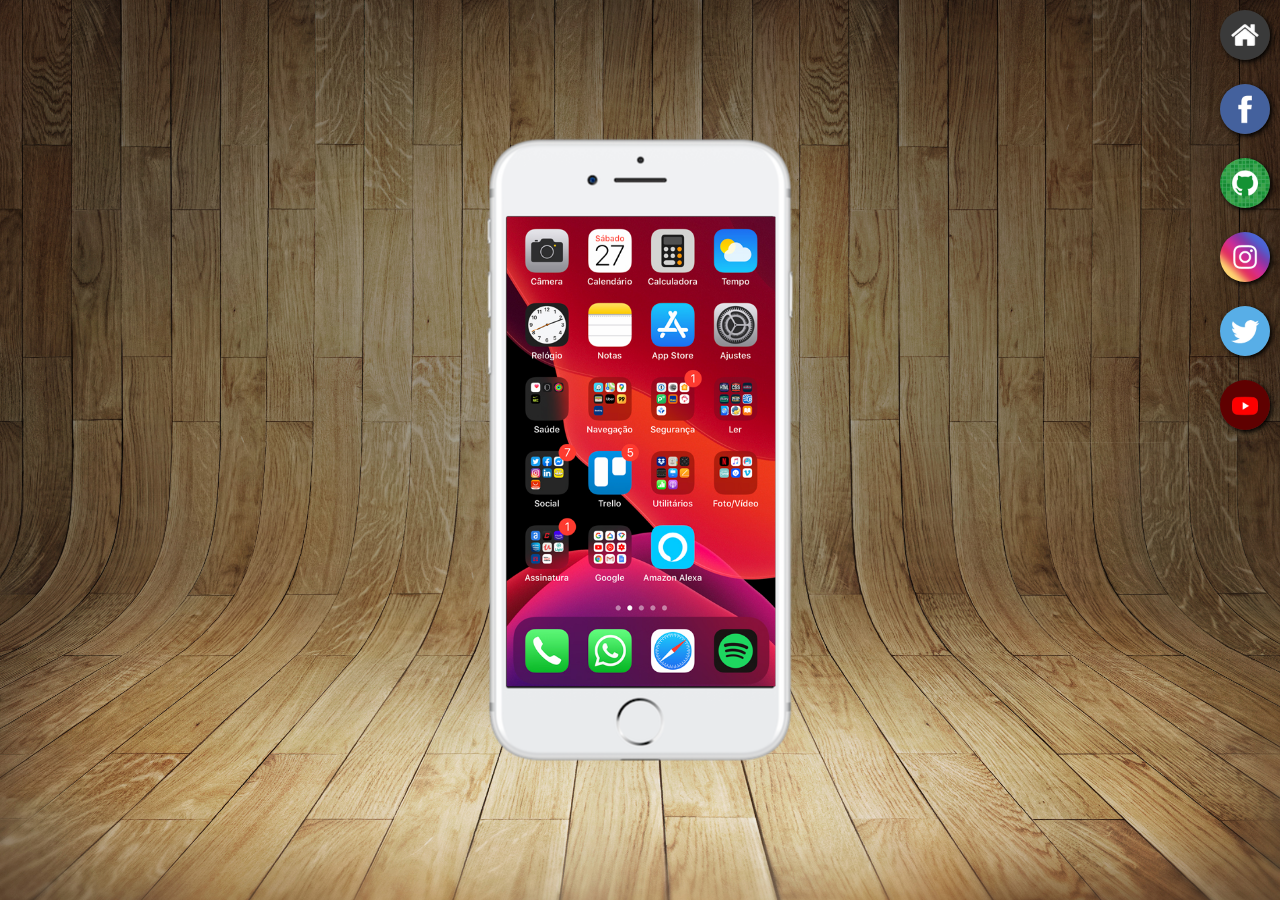
<file: index.html>
<!DOCTYPE html>
<html lang="pt-br">
<head>
  <meta charset="UTF-8">
  <meta http-equiv="X-UA-Compatible" content="IE=edge">
  <meta name="viewport" content="width=device-width, initial-scale=1.0">
  <link rel="stylesheet" href="estilo/style.css">
  <link rel="shortcut icon" href="favicon.ico" type="image/x-icon">
  <title>Projeto Redes Sociais</title>
</head>
<body>
  <main>
    <section id="telefone">
      <iframe src="home.html" name="tela" id="tela" frameborder="0"></iframe>
    </section>
    <section id="redes-sociais">
      <a href="home.html" target="tela"><img src="imagens/logo-home.jpg" alt="home"></a><br>      
      <a href="facebook.html" target="tela"><img src="imagens/logo-facebook.jpg" alt="facebook"></a> <br>     
      <a href="github.html"  target="tela"><img src="imagens/logo-github.jpg" alt="github"></a> <br>     
      <a href="instagram.html" target="tela"><img src="imagens/logo-instagram.jpg" alt="instagram"></a>  <br>    
      <a href="twitter.html" target="tela"><img src="imagens/logo-twitter.jpg" alt="twitter"></a>     <br> 
      <a href="youtube.html" target="tela"><img src="imagens/logo-youtube.jpg" alt="youtube"></a>      
    </section>
  </main>
</body>
</html>
</file>
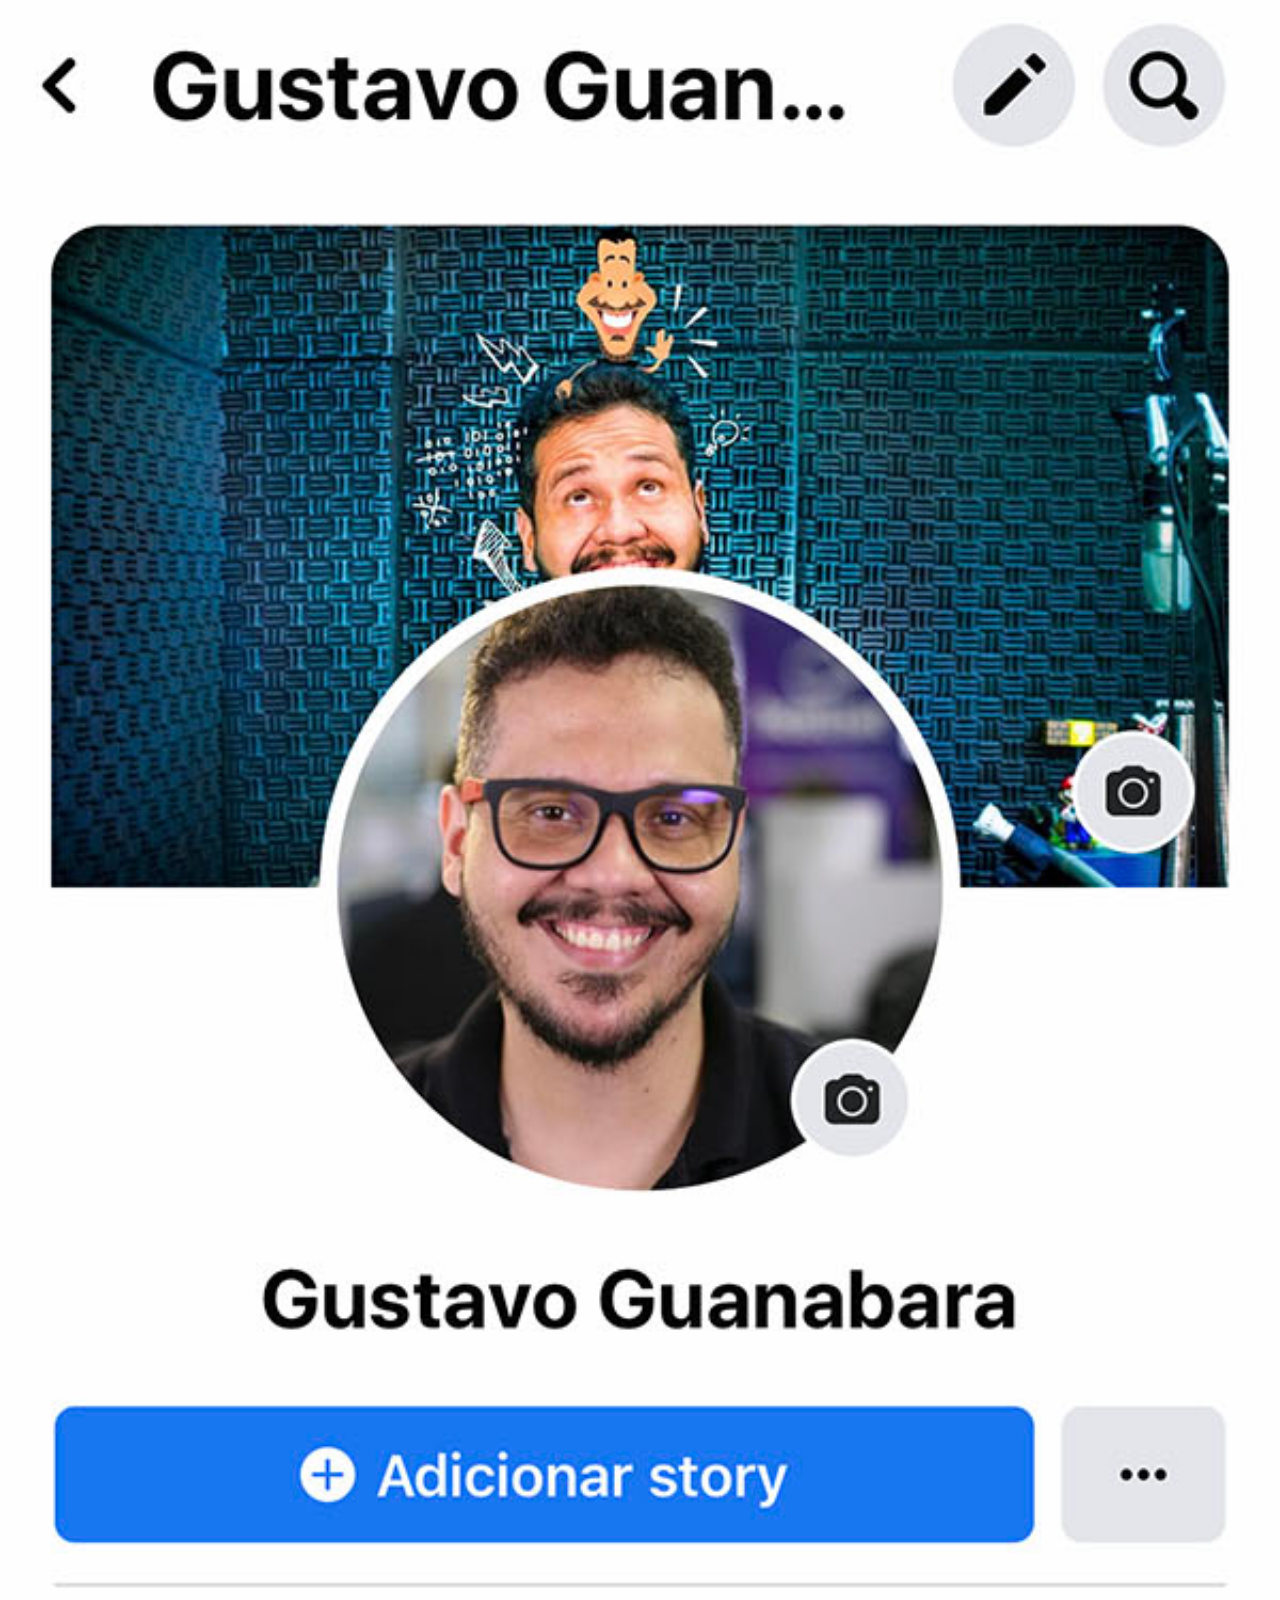
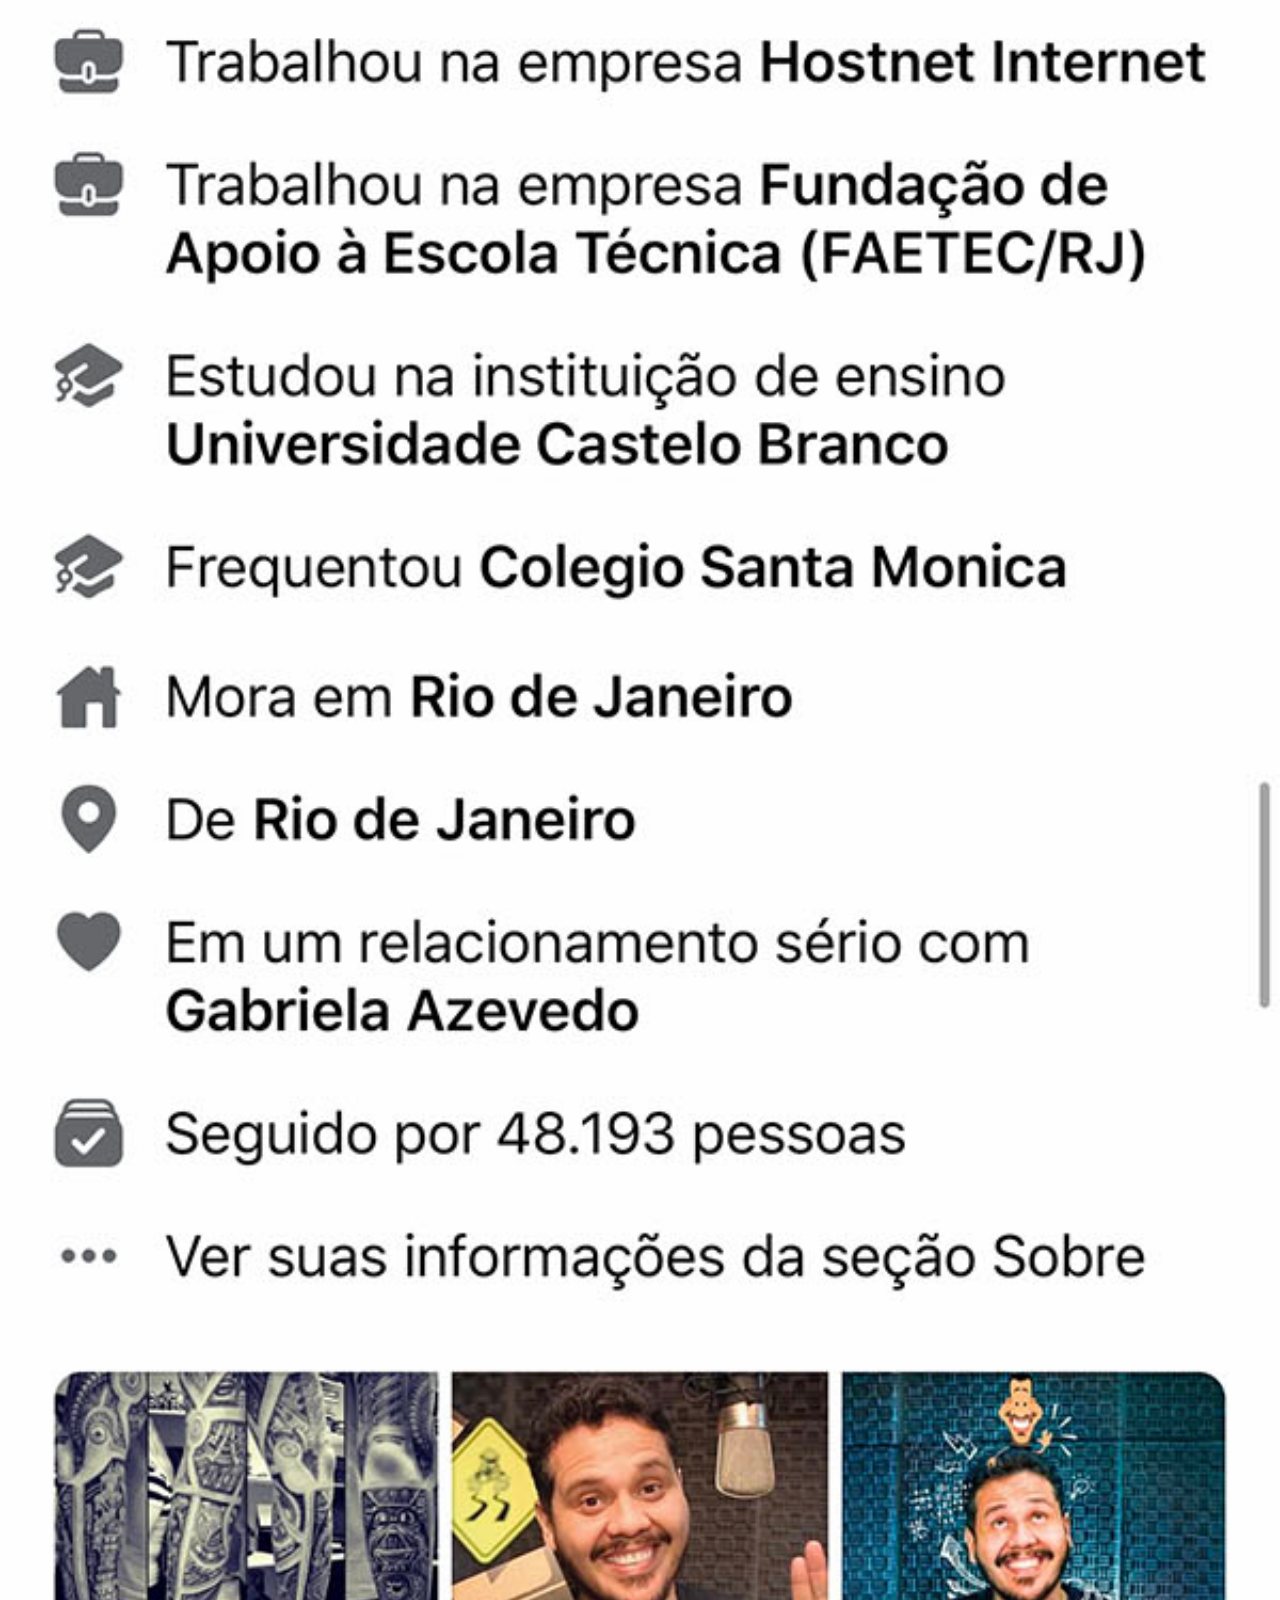
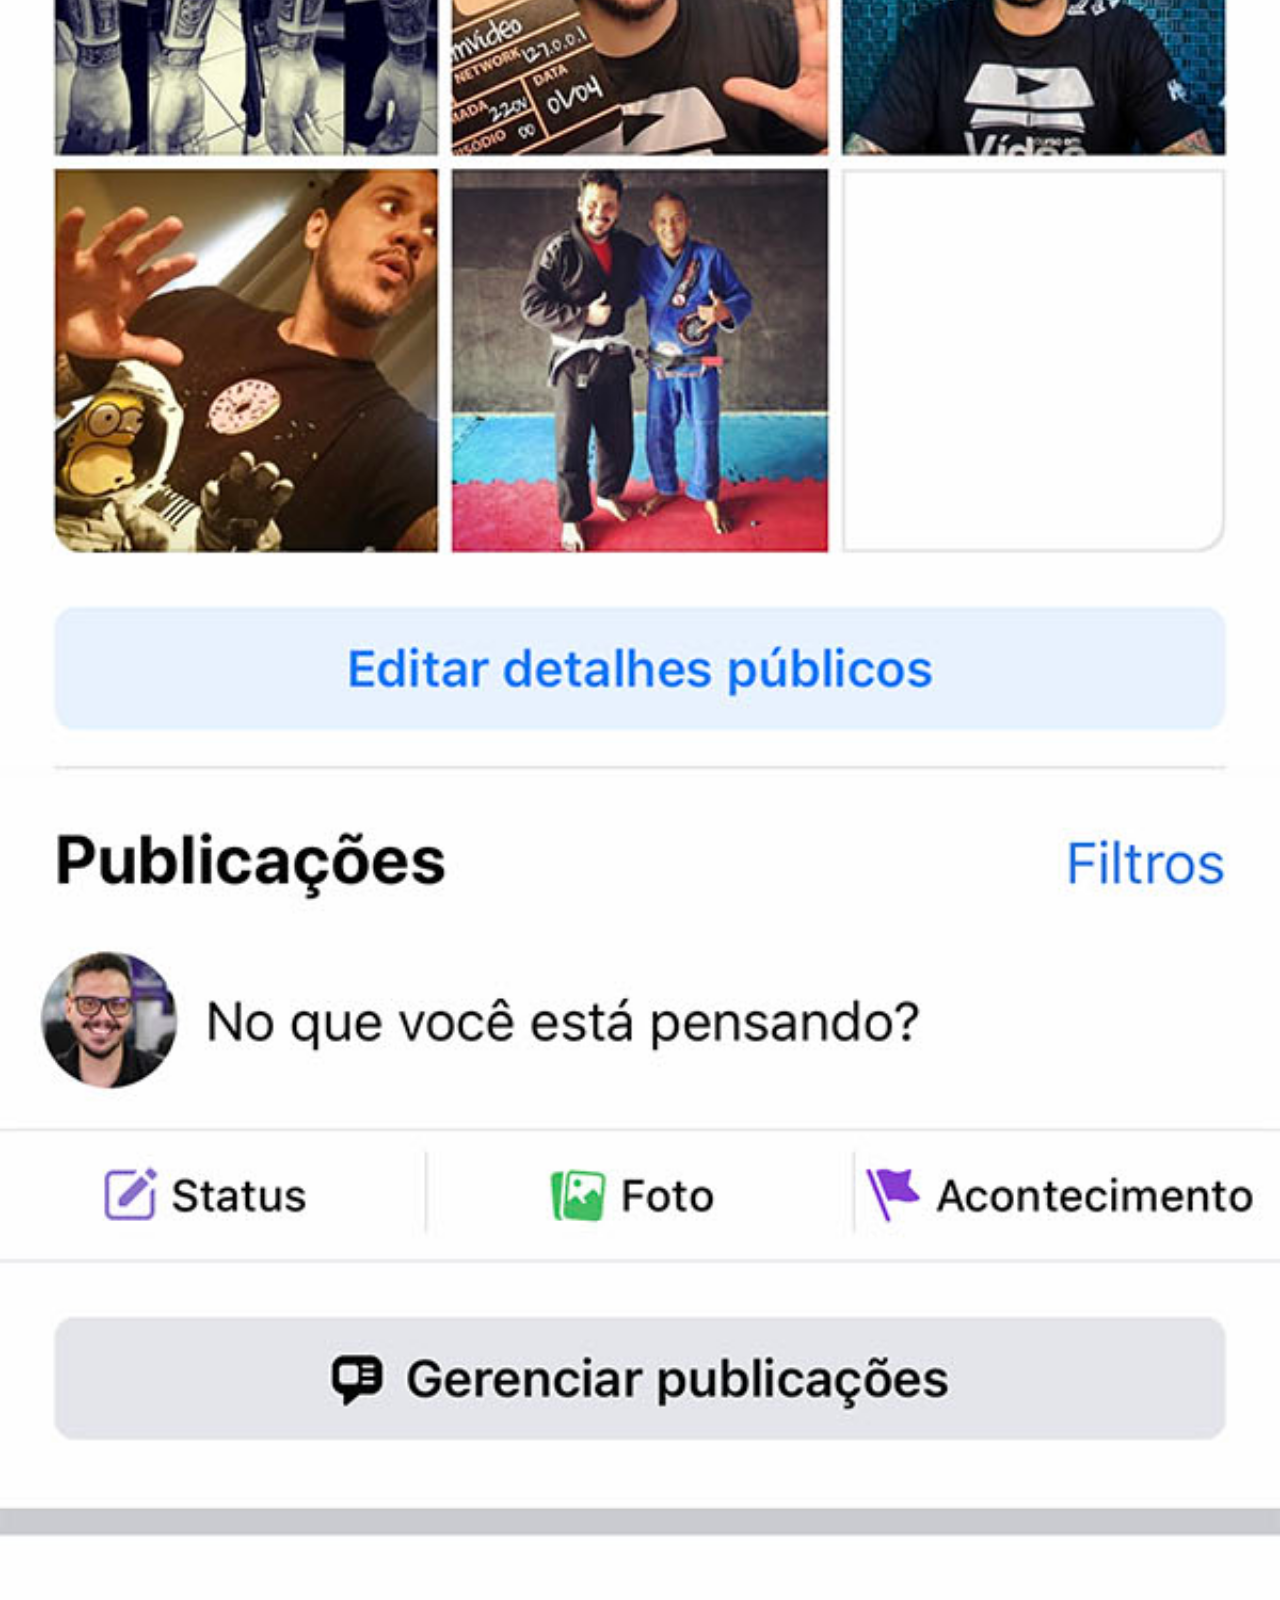
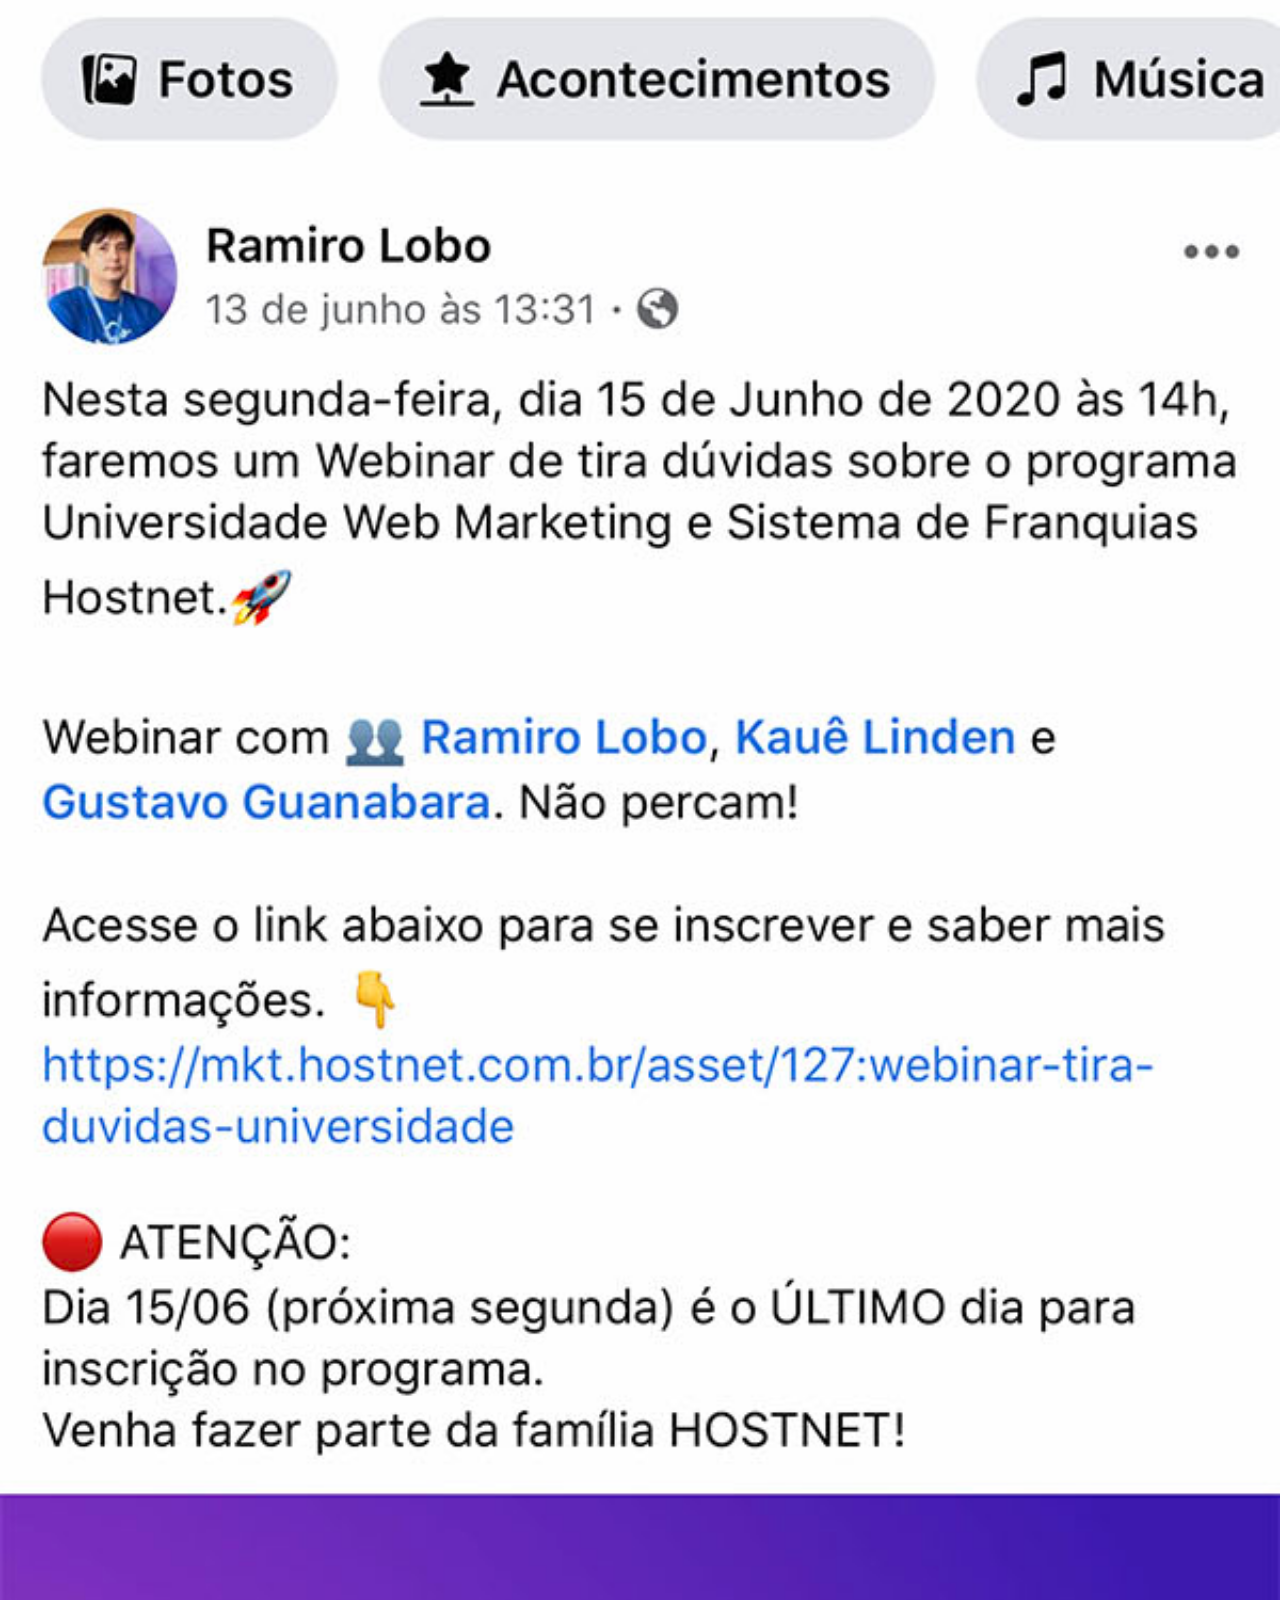
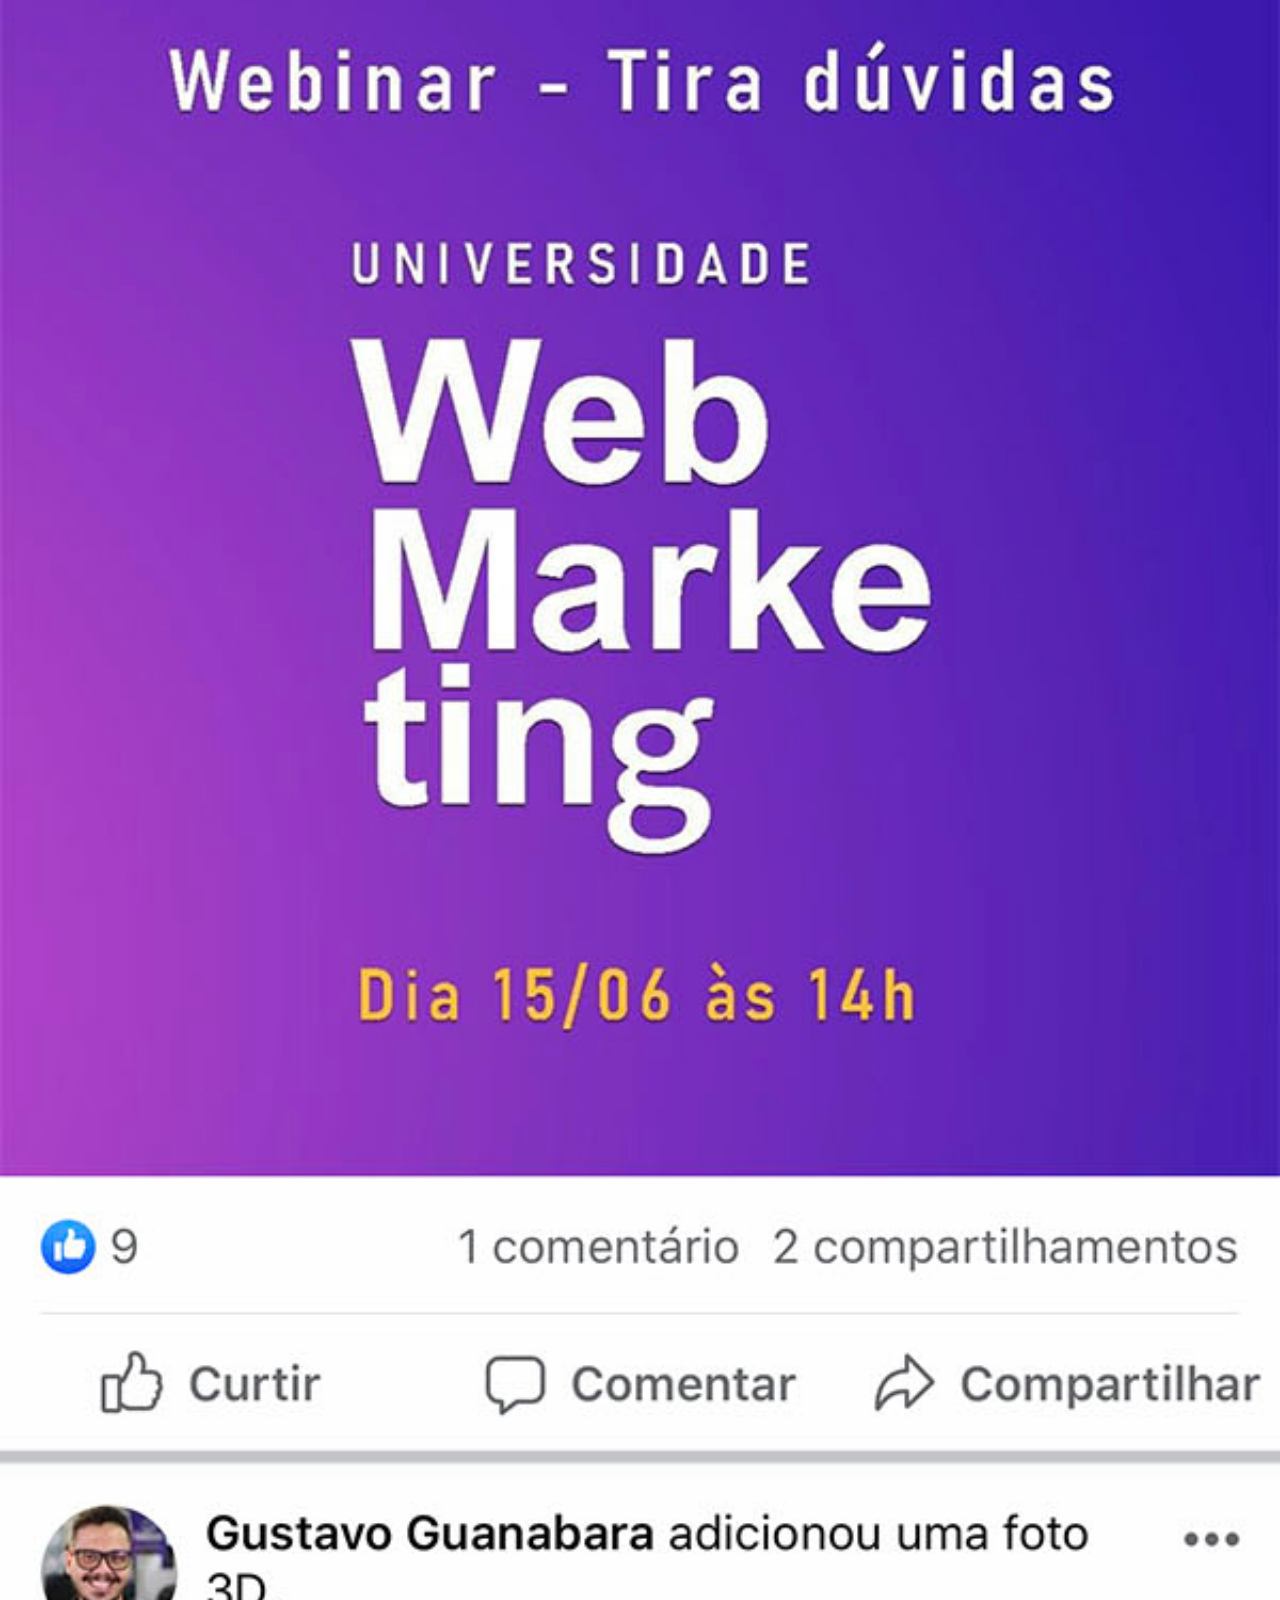
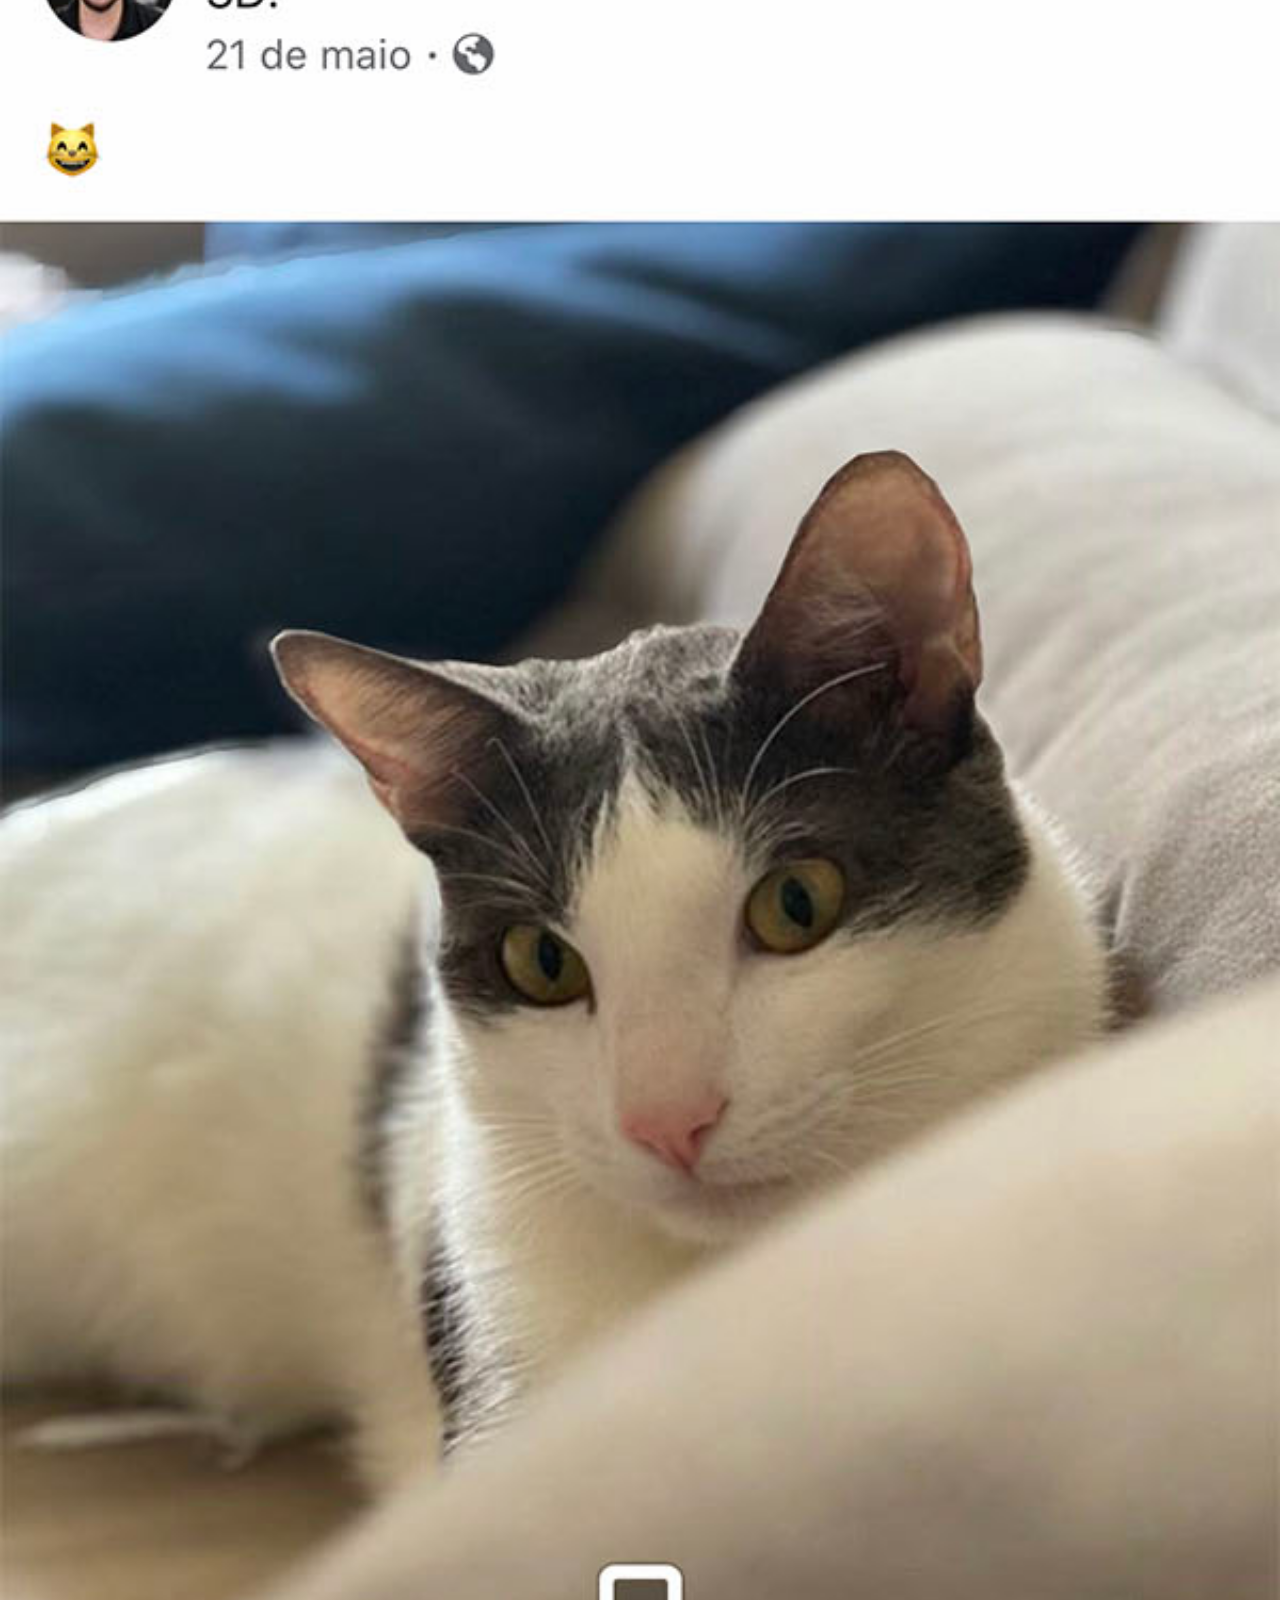
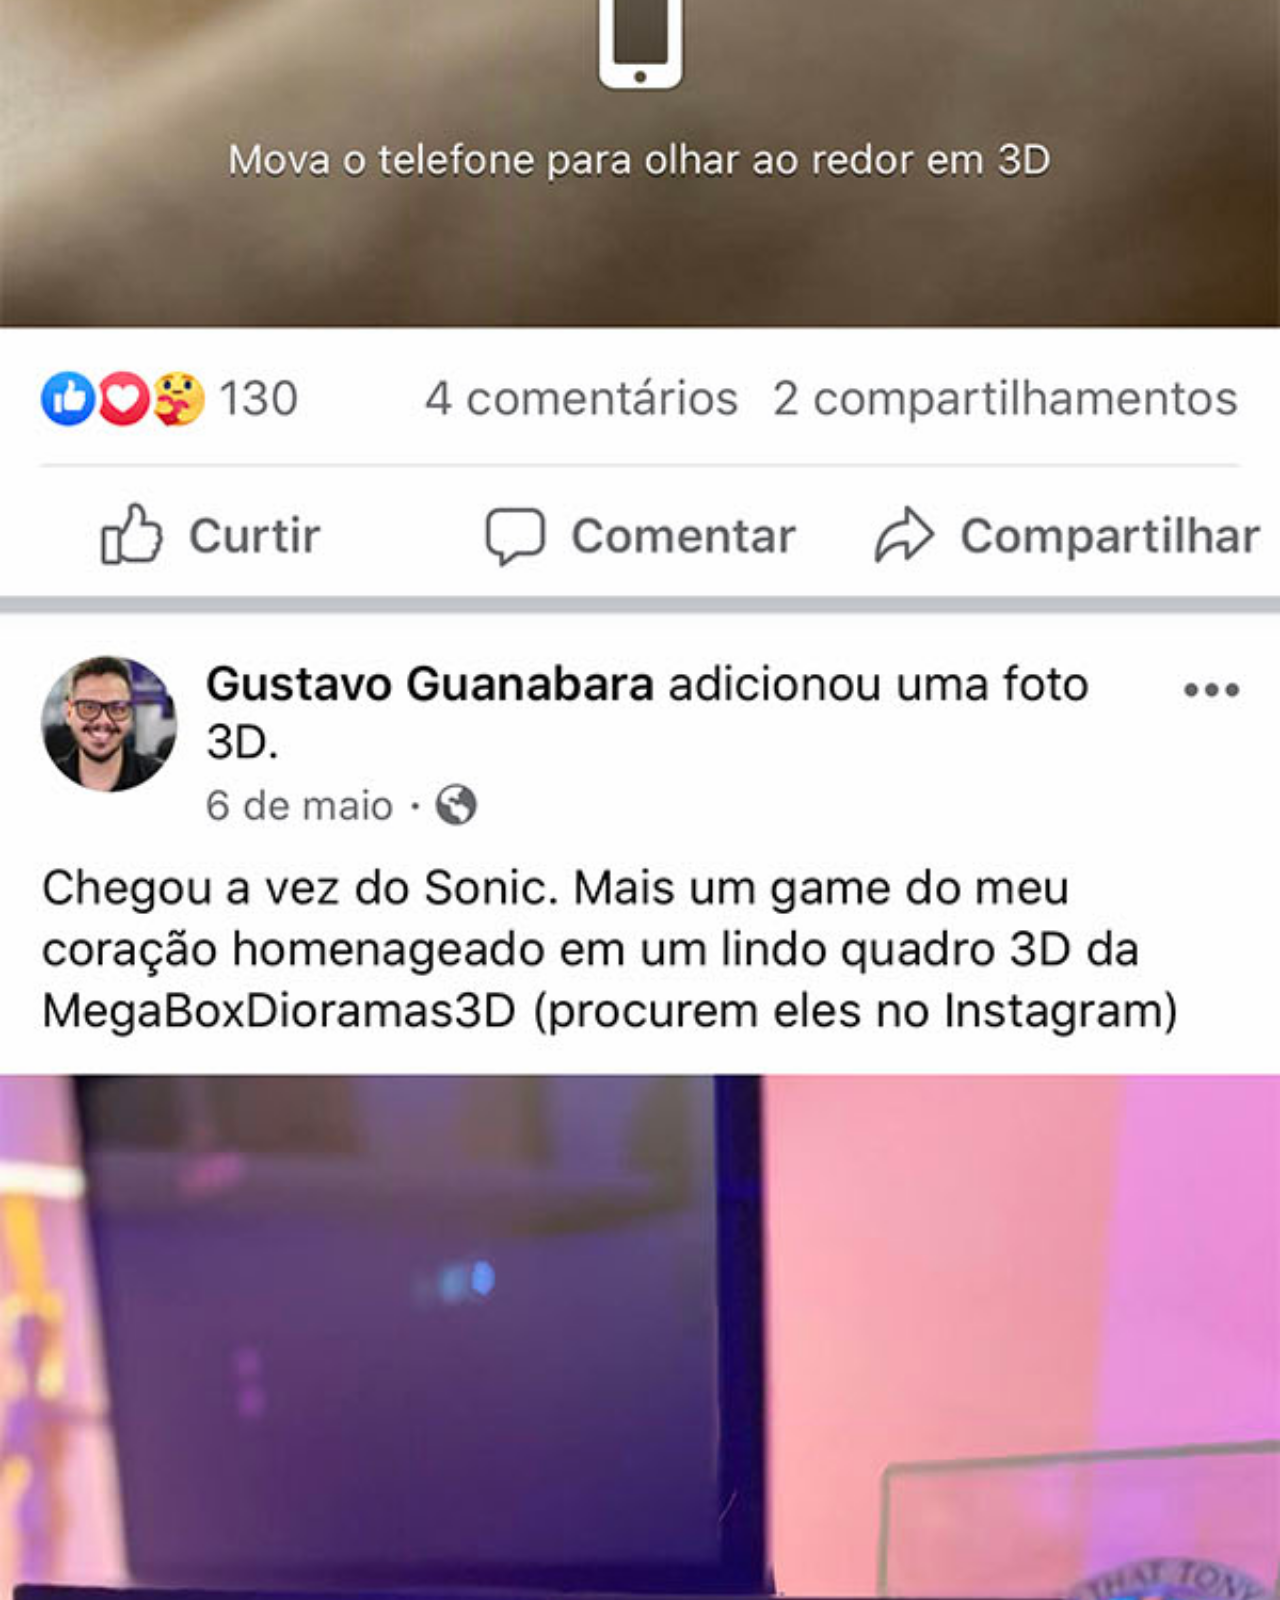
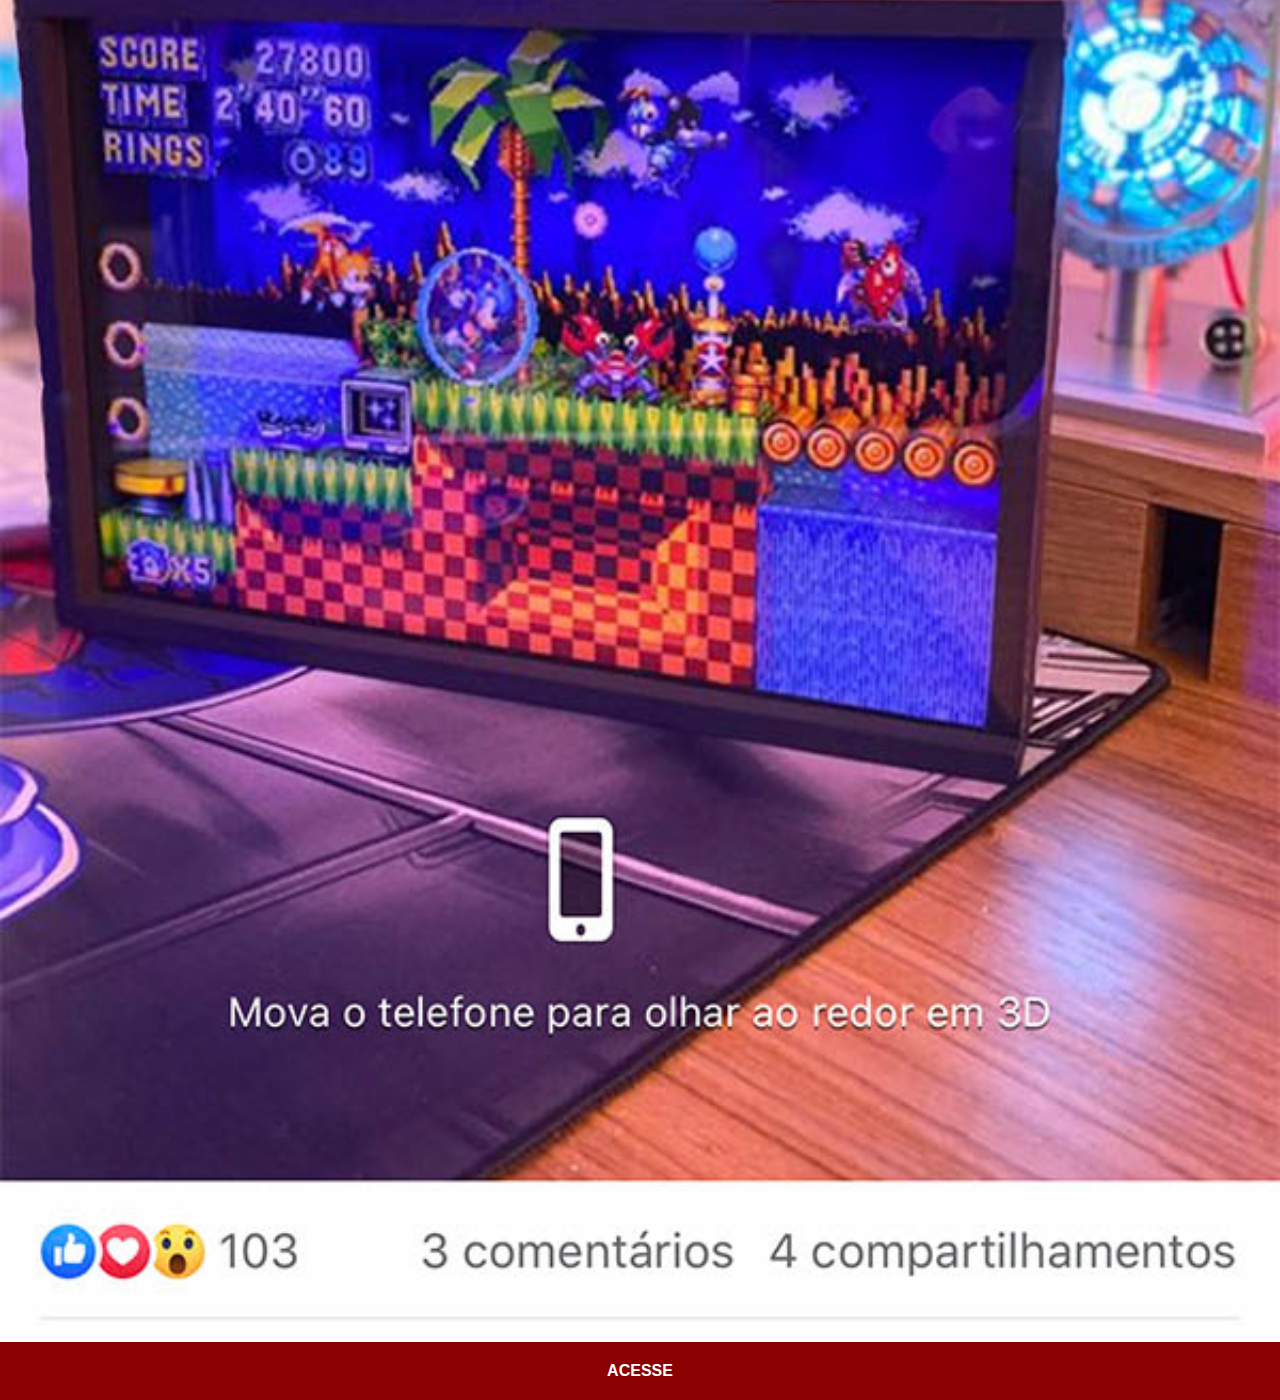
<file: facebook.html>
<!DOCTYPE html>
<html lang="pt-br">
<head>
  <meta charset="UTF-8">
  <meta http-equiv="X-UA-Compatible" content="IE=edge">
  <meta name="viewport" content="width=device-width, initial-scale=1.0">
  <link rel="stylesheet" href="estilo/style-tela.css">
  <title>facebook</title>
</head>
<body>
  <img src="imagens/tela-facebook.jpg" alt="facebook">
  <a href="https://pt-br.facebook.com/gustavoguanabara/" target="_blank">ACESSE</a>
</body>
</html>
</file>
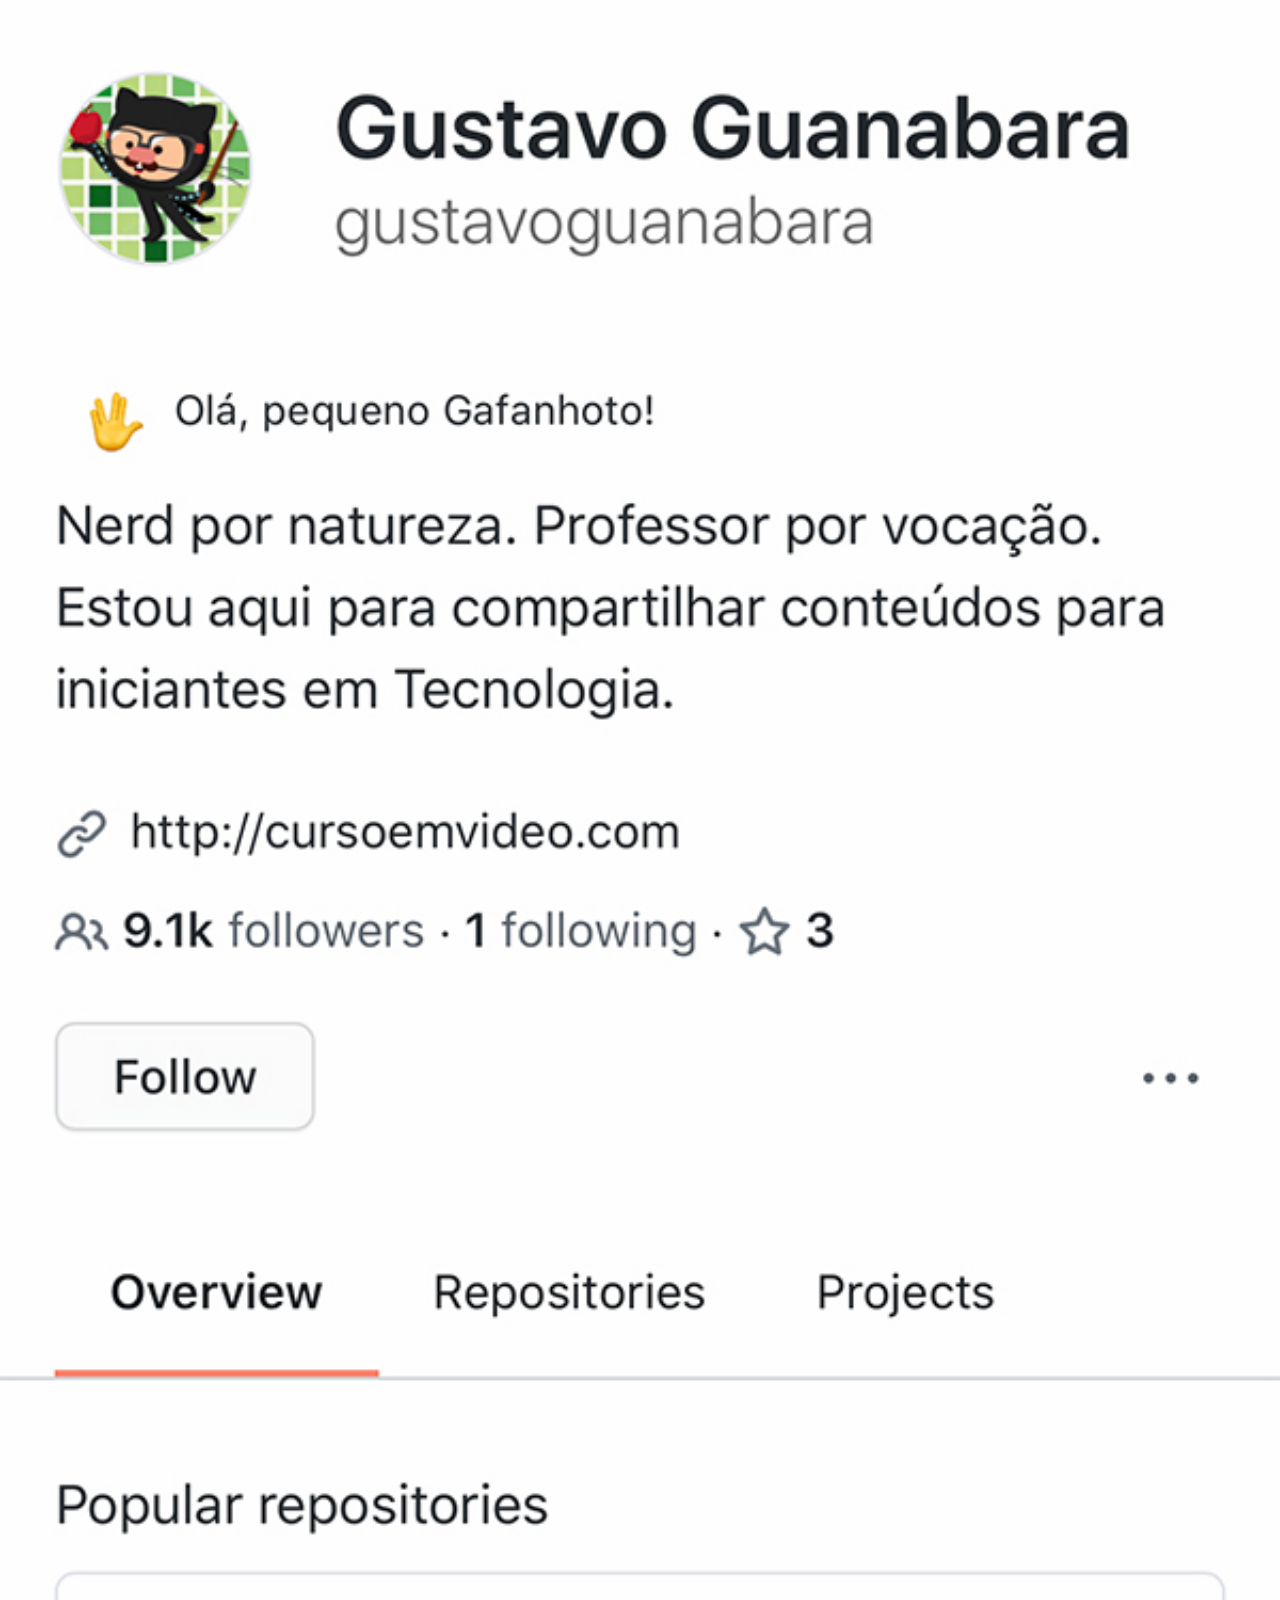
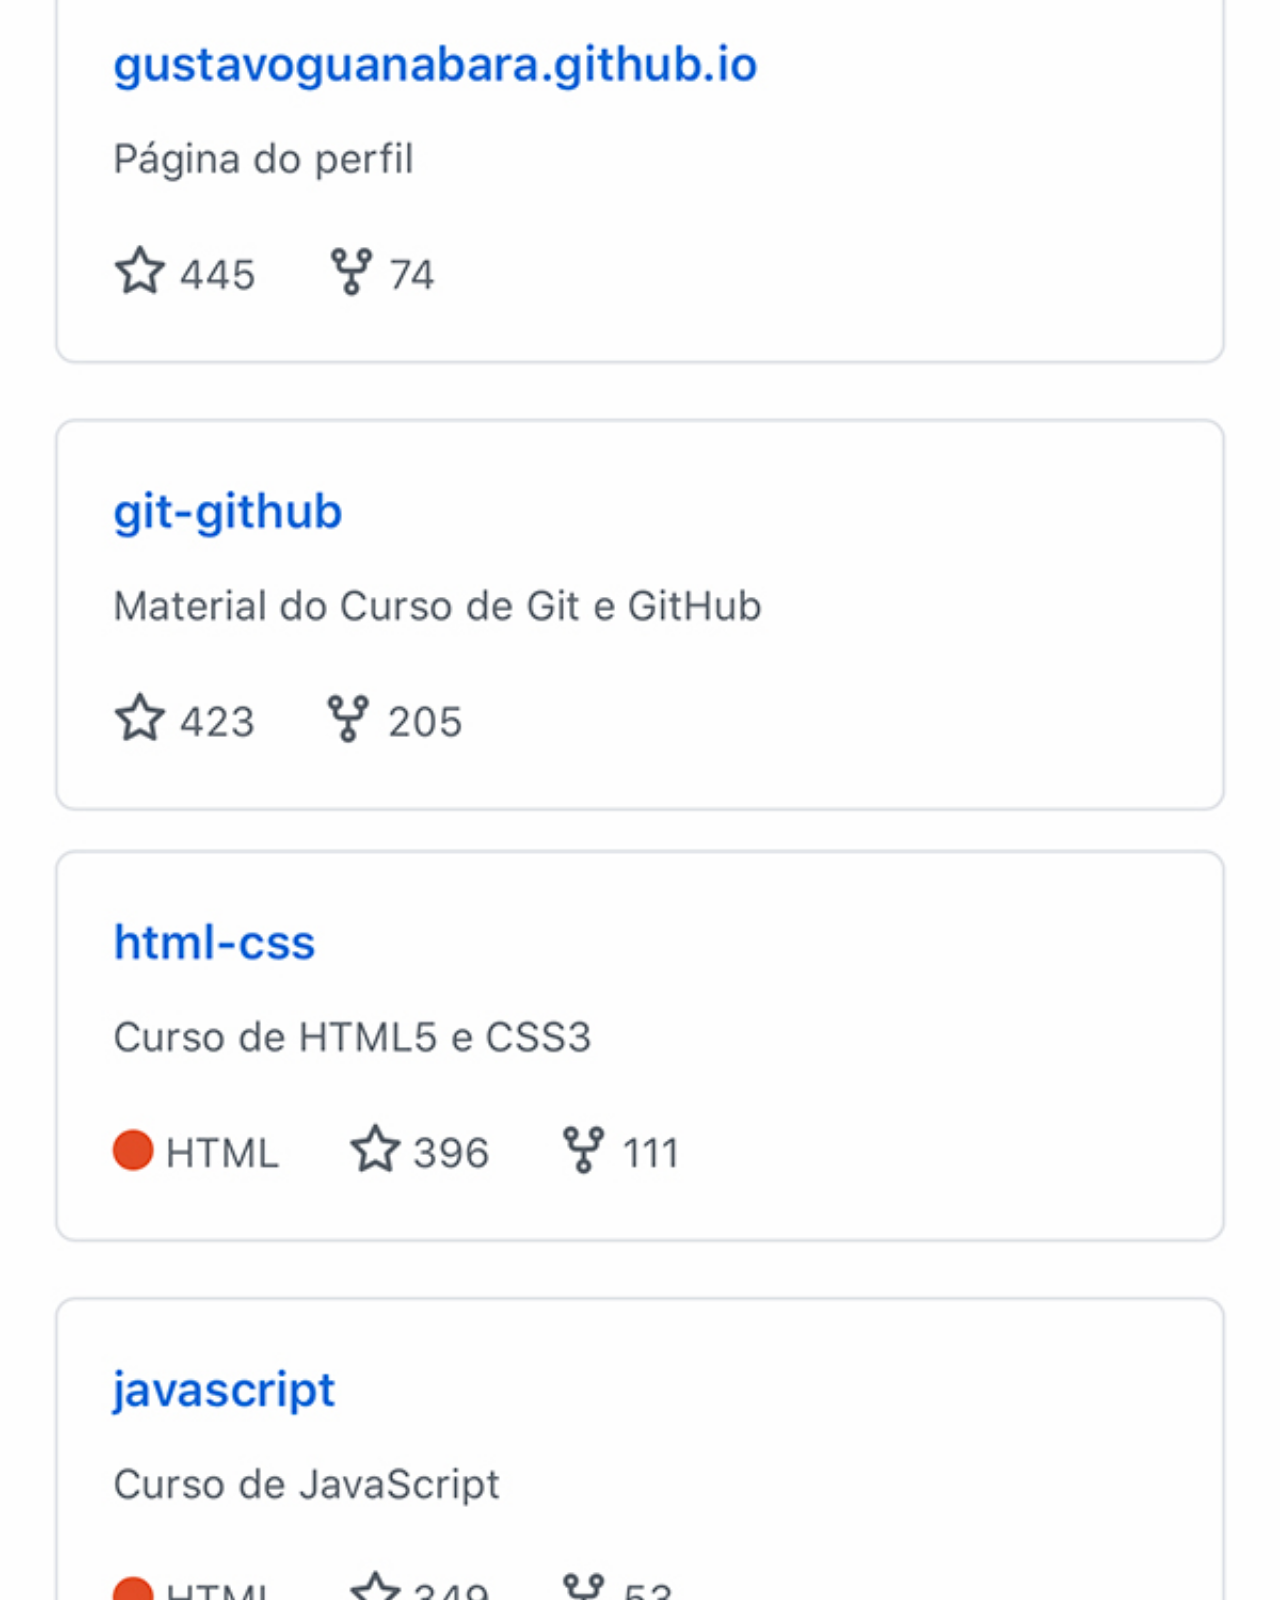
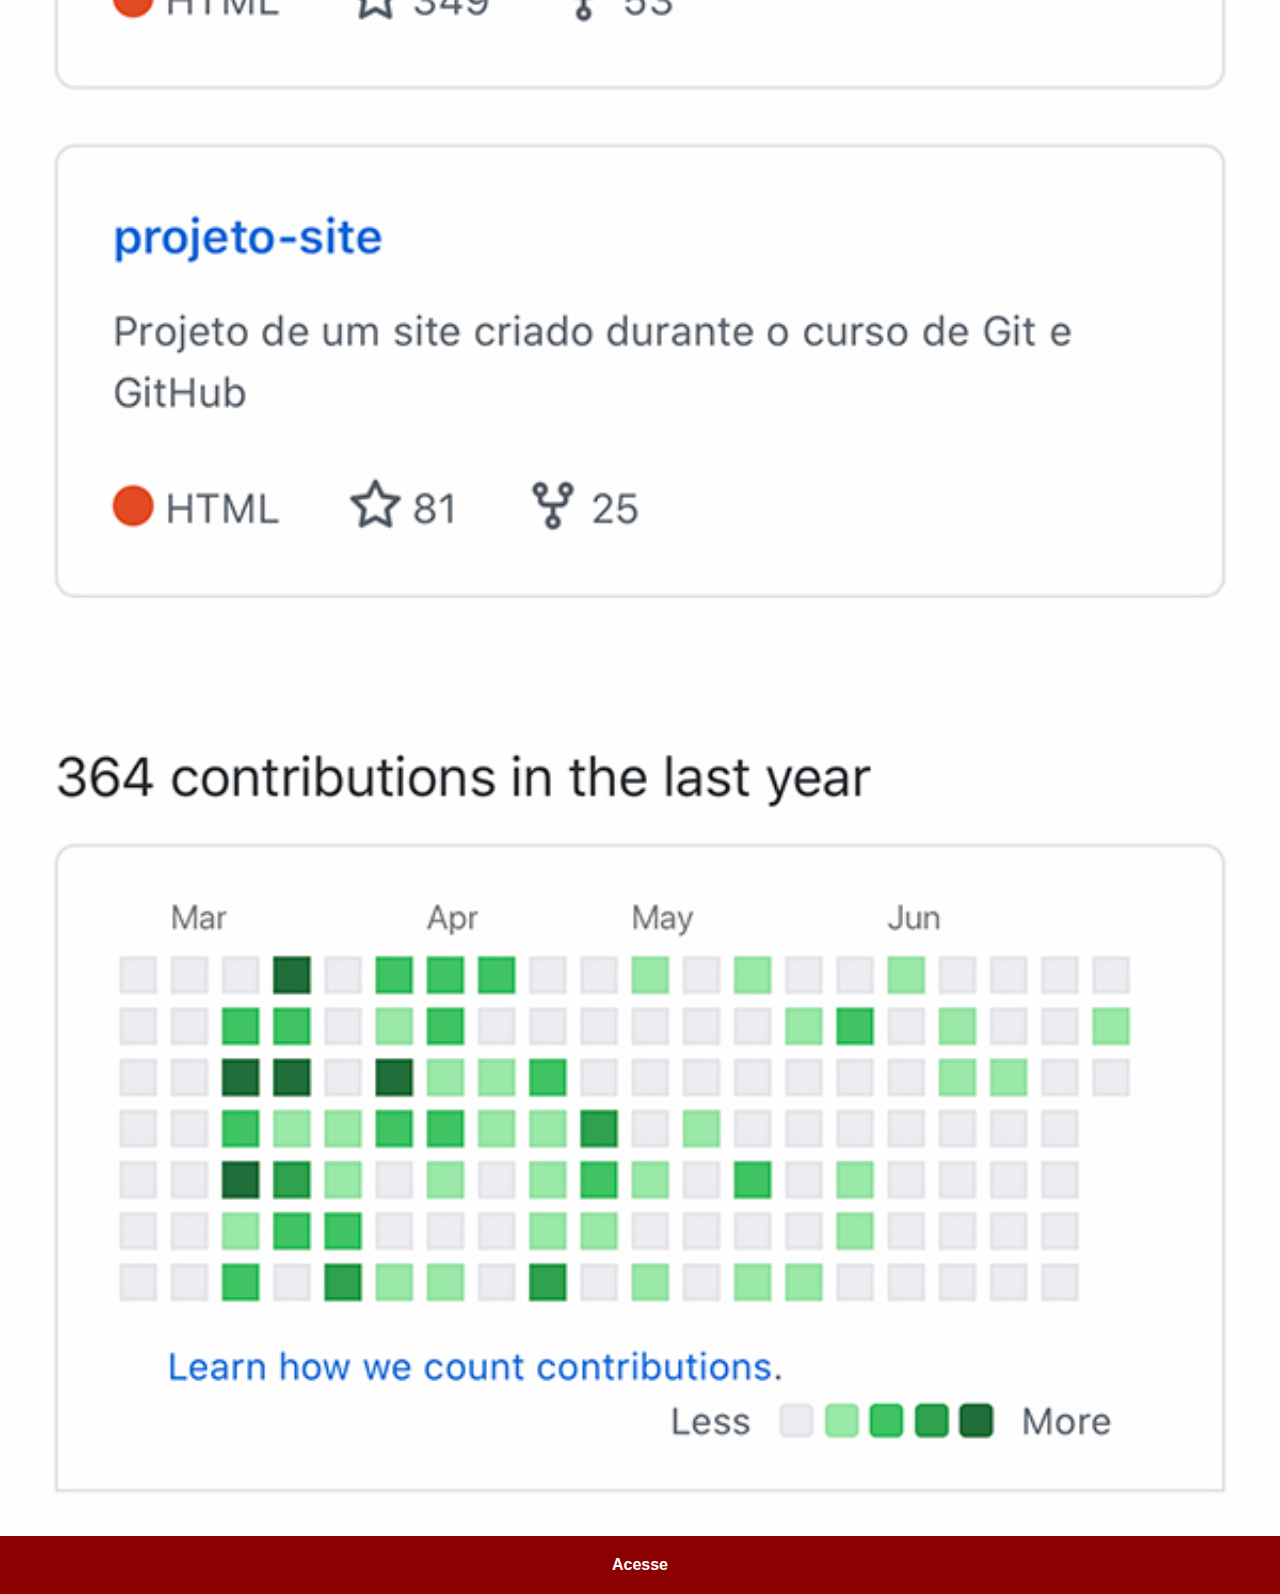
<file: github.html>
<!DOCTYPE html>
<html lang="pr-br">
<head>
  <meta charset="UTF-8">
  <meta http-equiv="X-UA-Compatible" content="IE=edge">
  <meta name="viewport" content="width=device-width, initial-scale=1.0">
  <link rel="stylesheet" href="estilo/style-tela.css">
  <title>github</title>
</head>
<body>
  <img src="imagens/tela-github.jpg" alt="github">
  <a href="https://github.com/gustavoguanabara" target="_blank">Acesse</a>
</body>
</html>
</file>
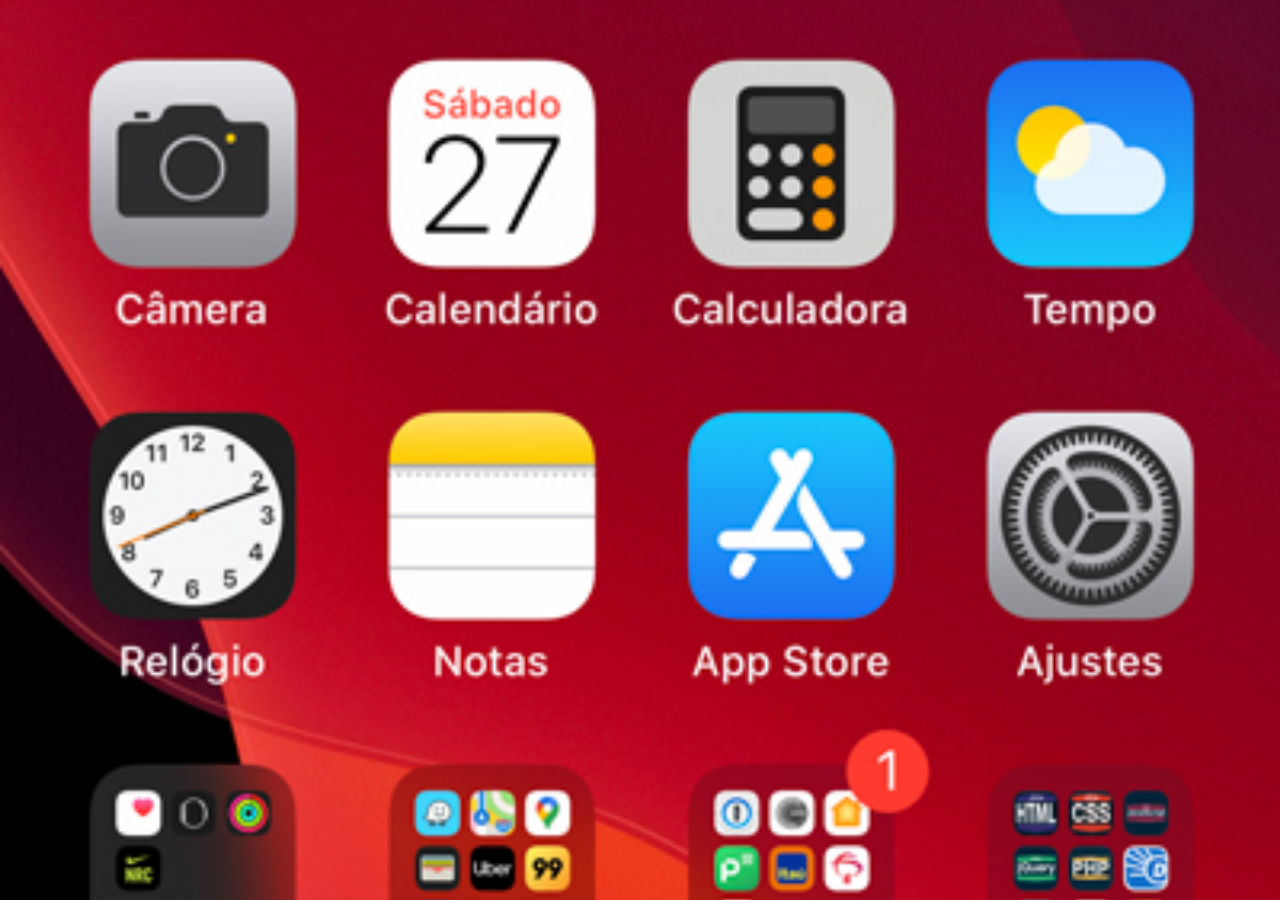
<file: home.html>
<!DOCTYPE html>
<html lang="pt-br">
<head>
  <meta charset="UTF-8">
  <meta http-equiv="X-UA-Compatible" content="IE=edge">
  <meta name="viewport" content="width=device-width, initial-scale=1.0">
  <title>Document</title>
  <style>
    *{
      padding: 0px;
      margin: 0px;
    }

    body{
      width: 100vw;
      height: 100vh;
      background:  black url(imagens/tela-home.jpg) no-repeat top center;
      background-size: cover;
    }
  </style>
</head>
<body>
  
</body>
</html>
</file>
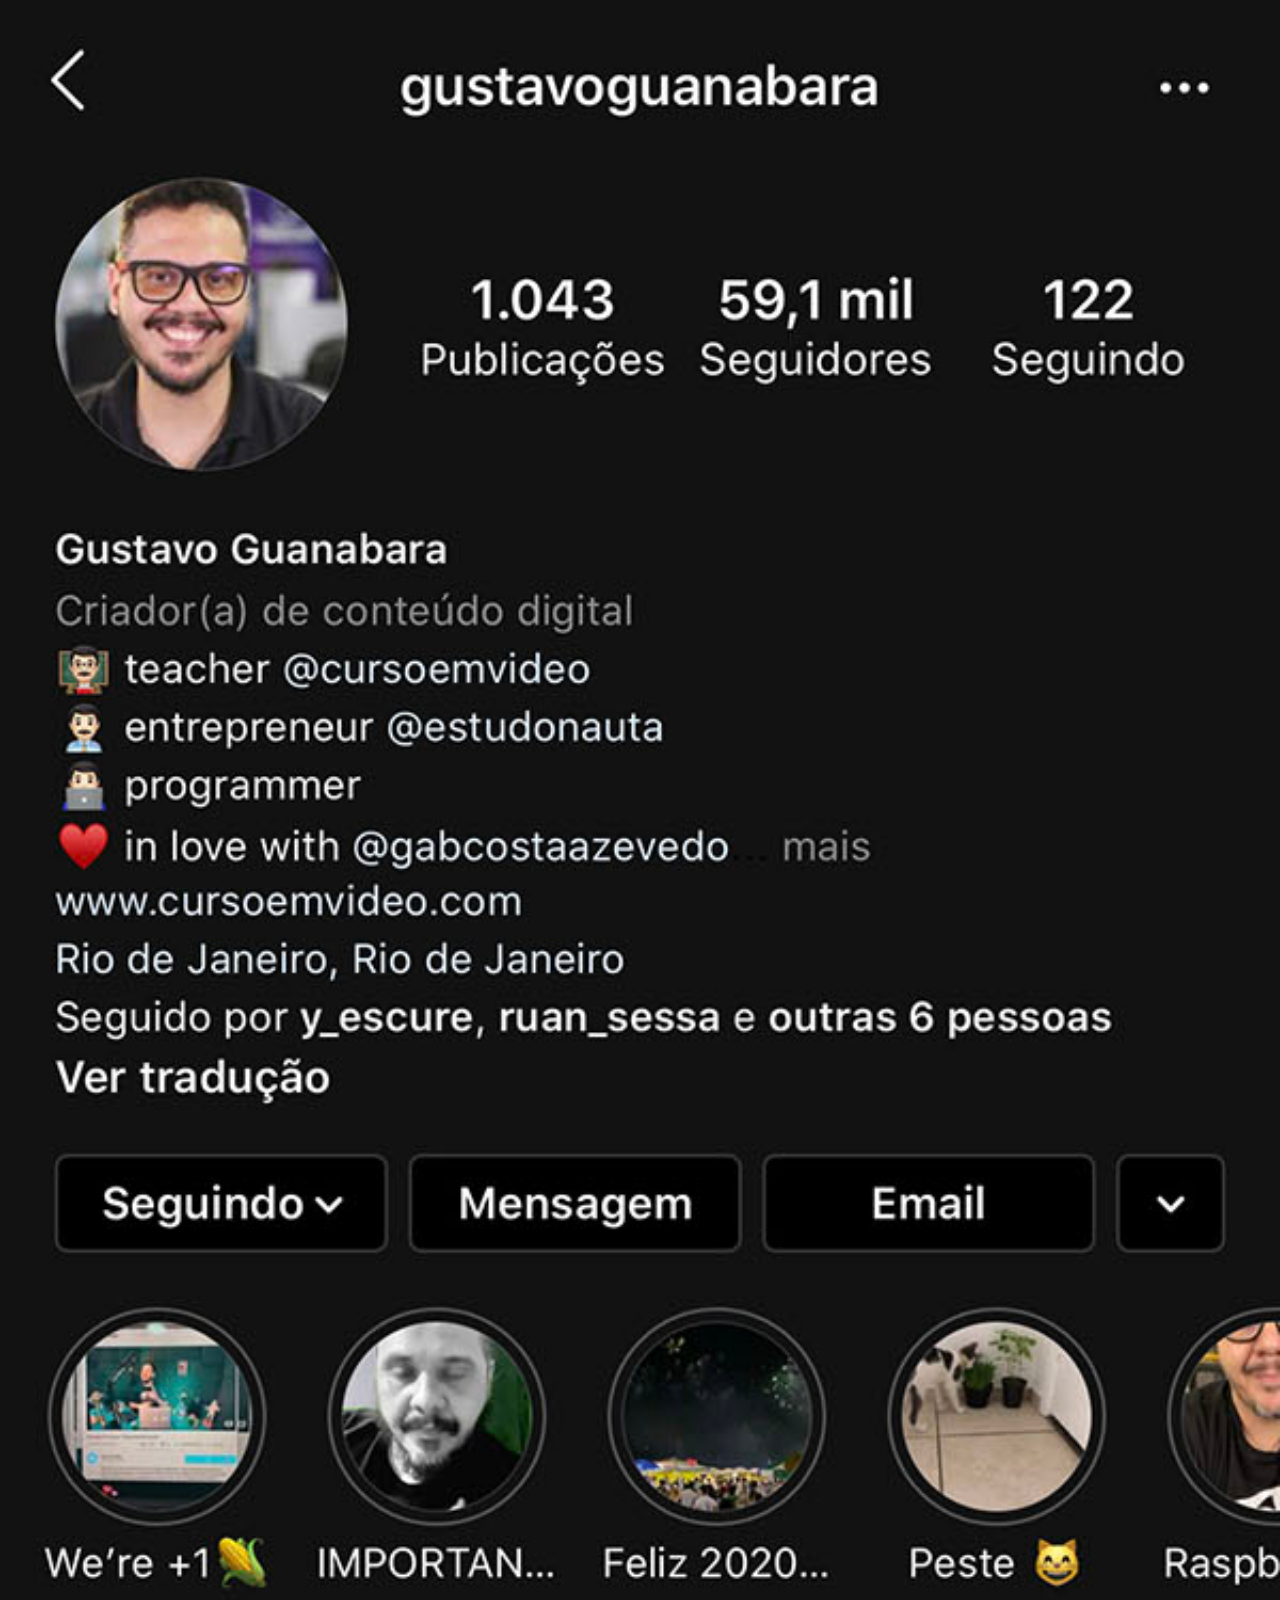
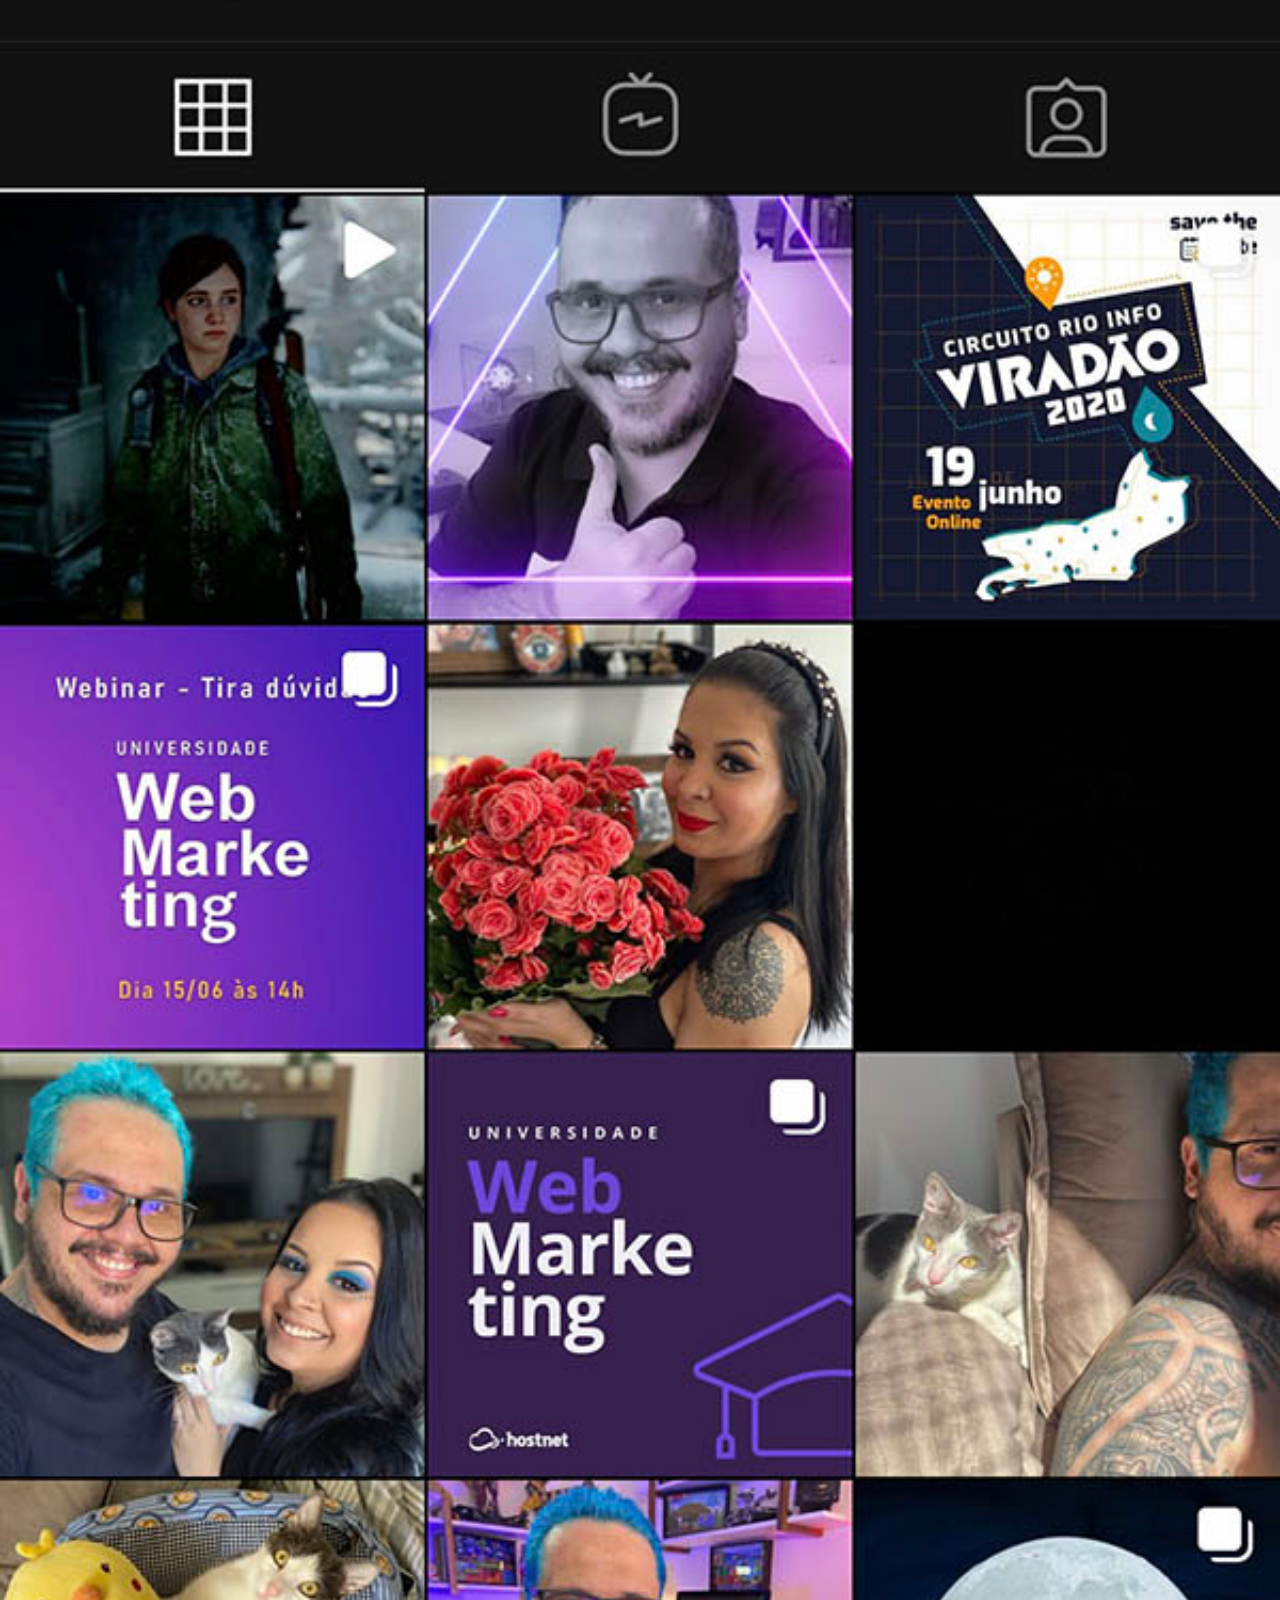
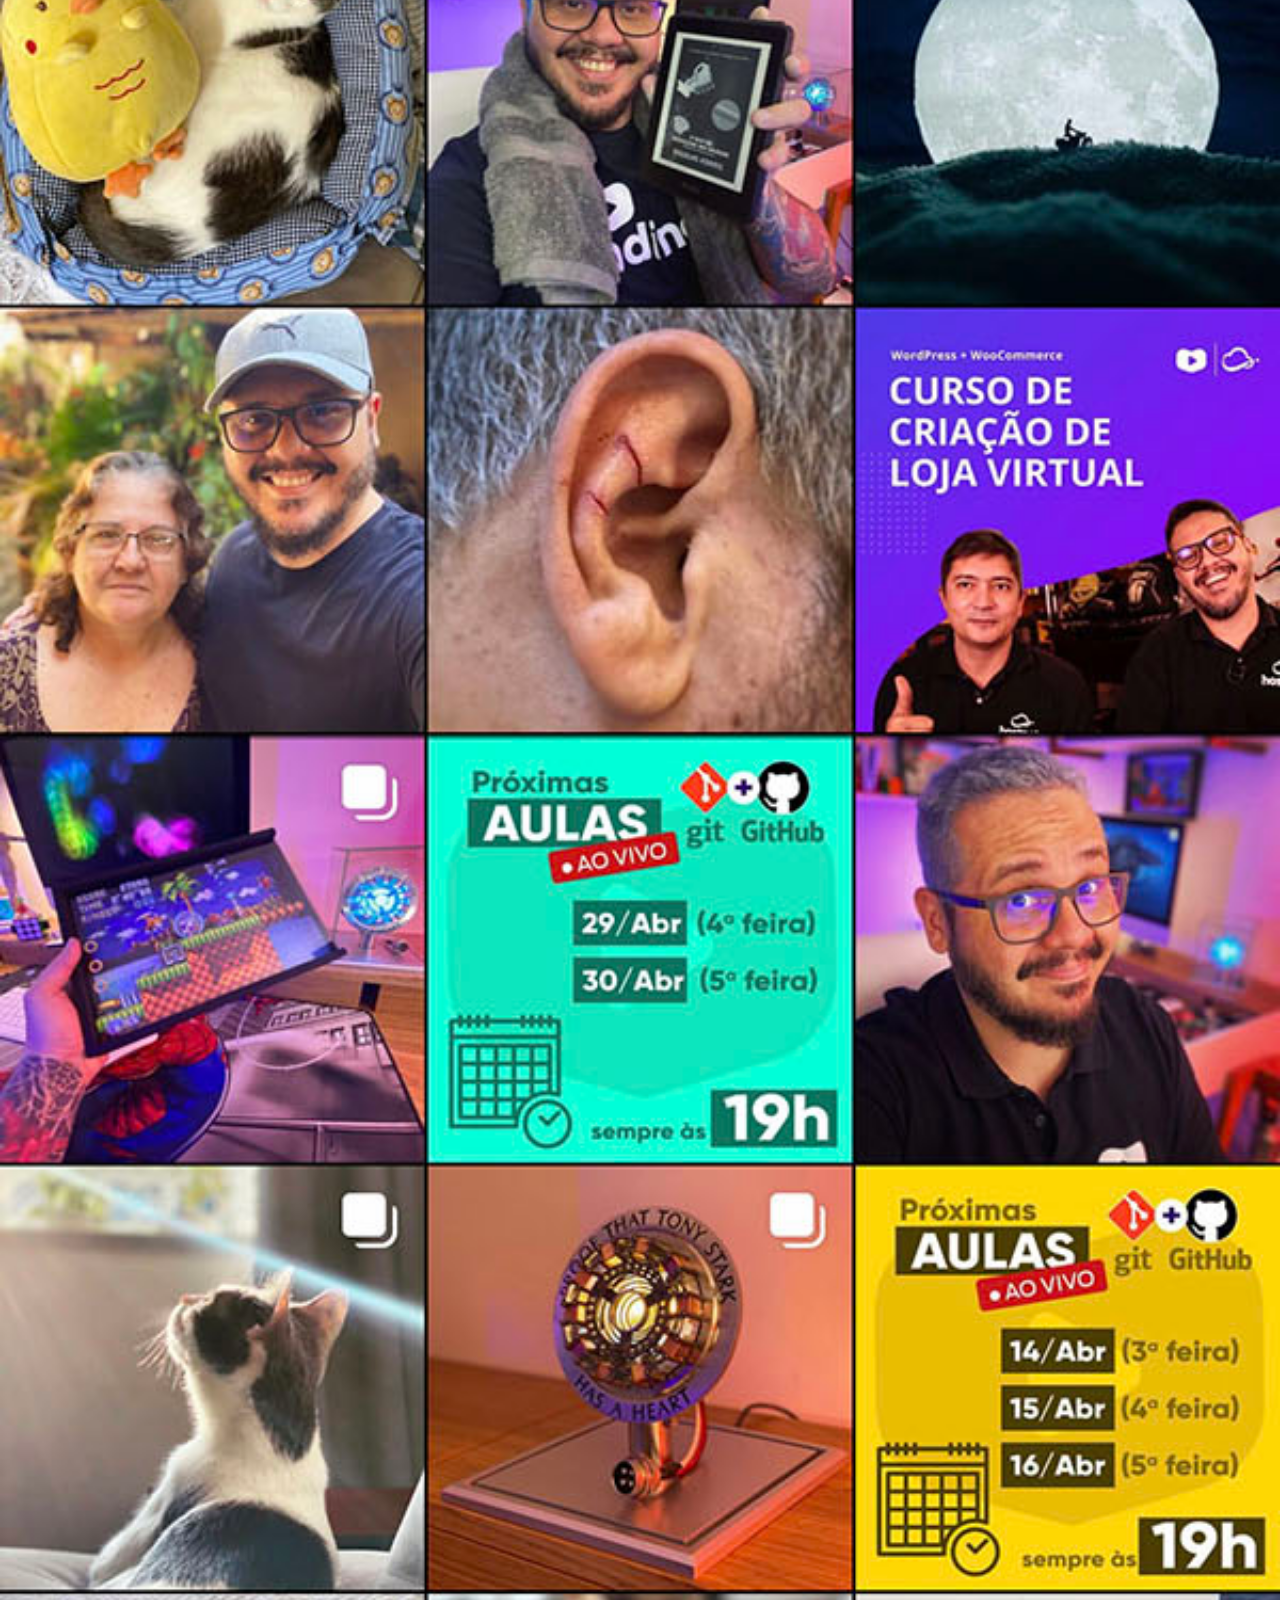
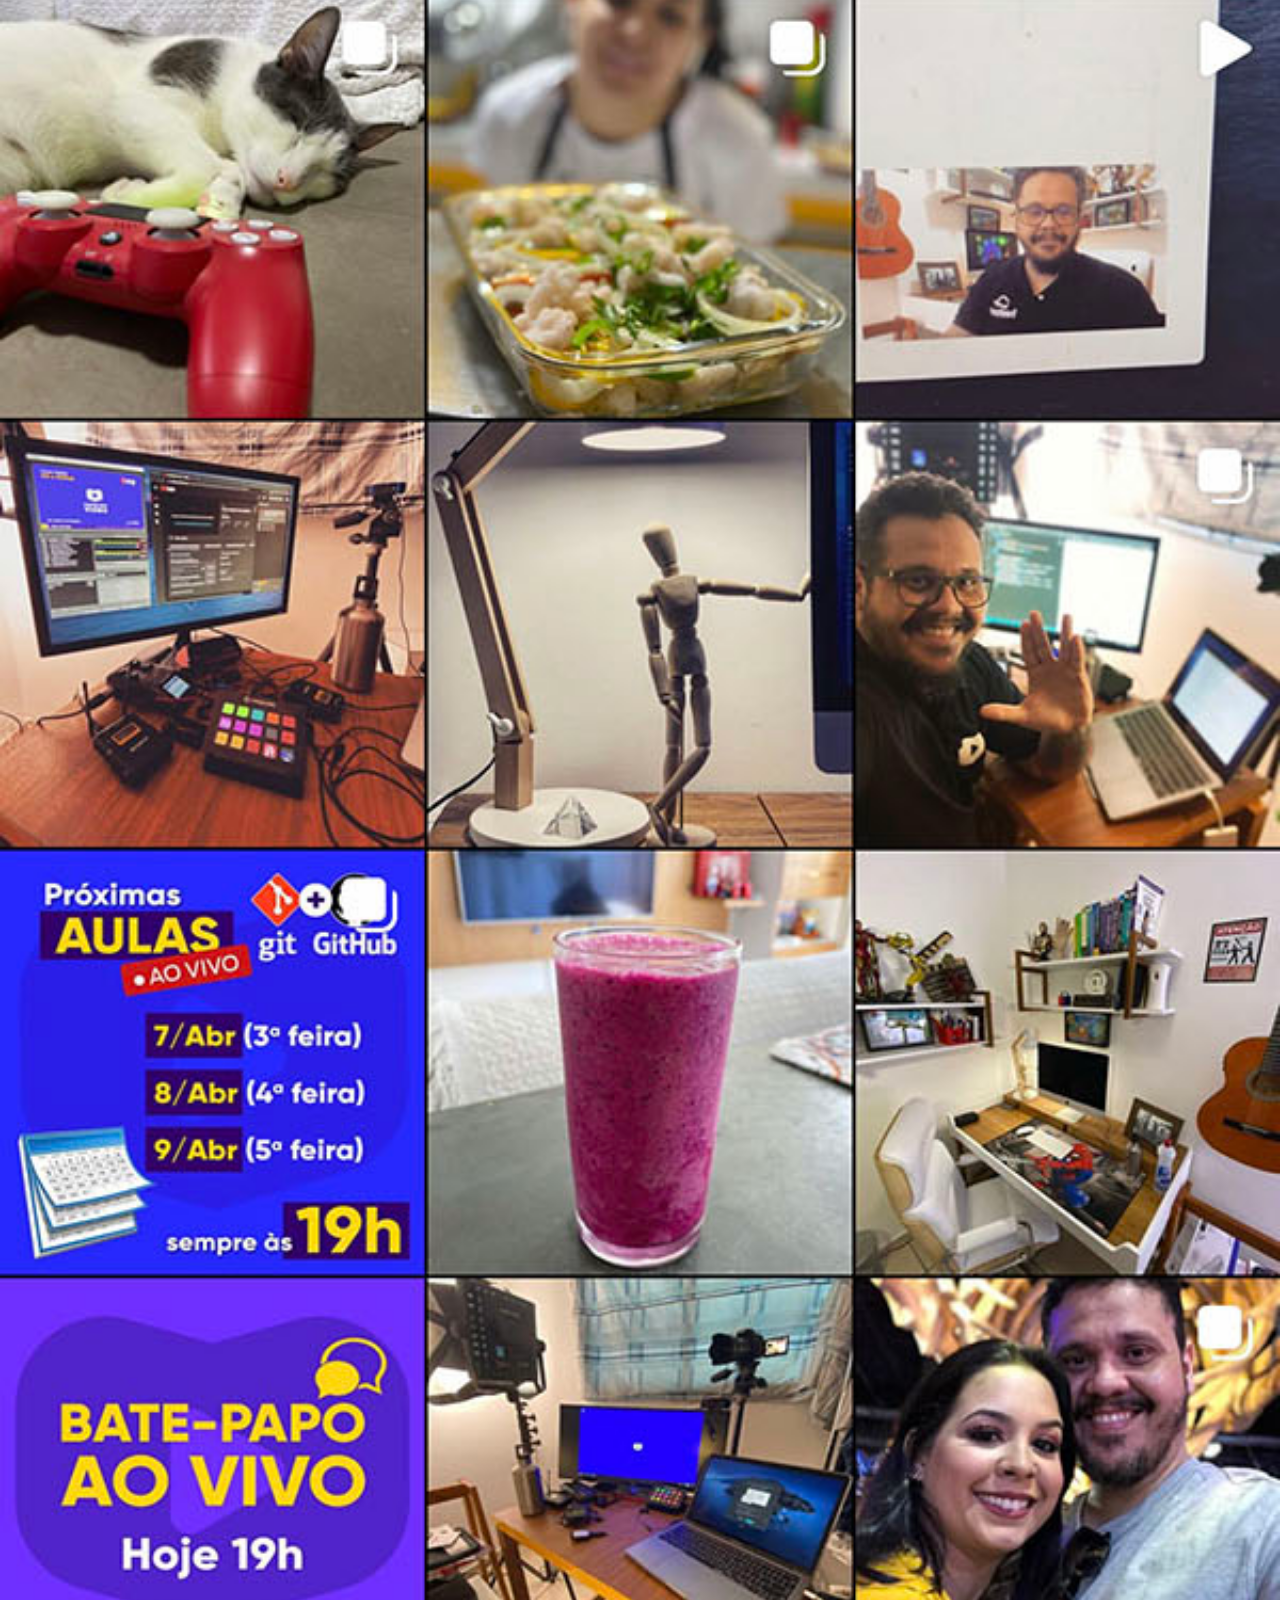
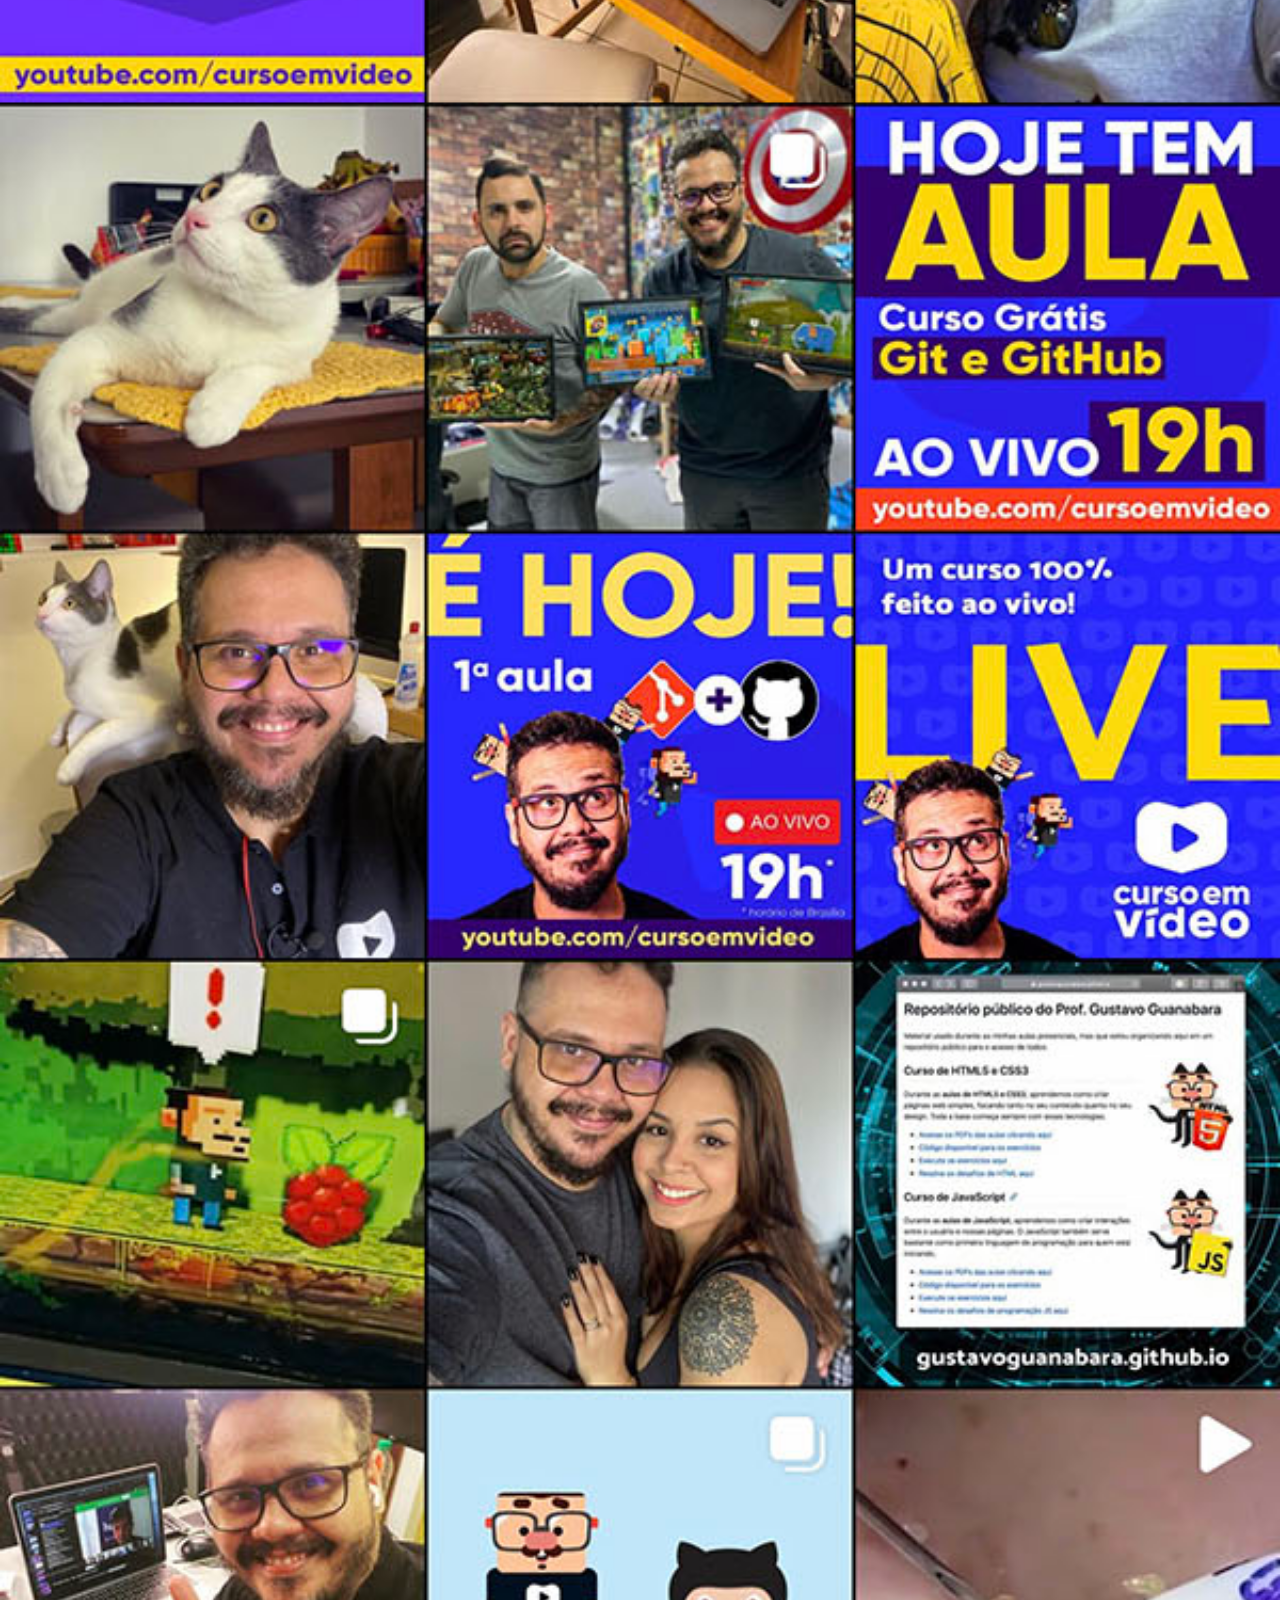
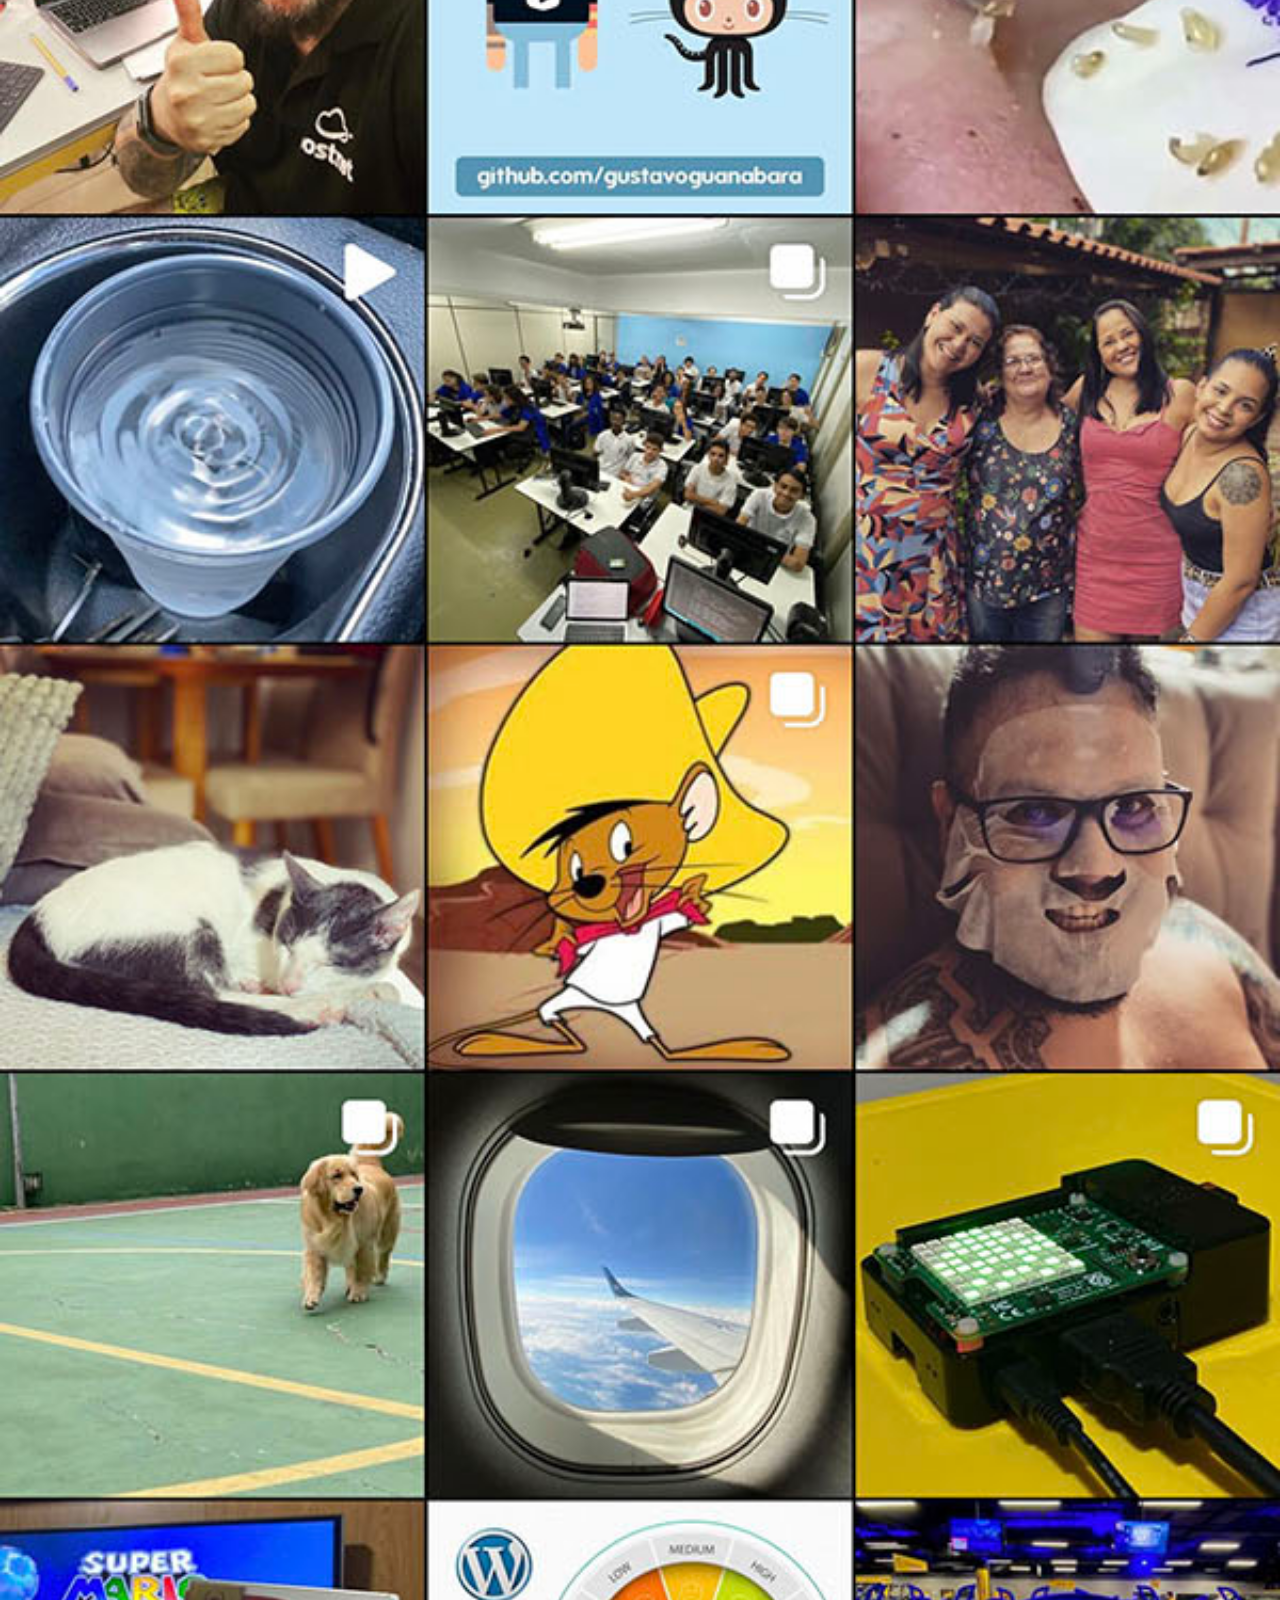
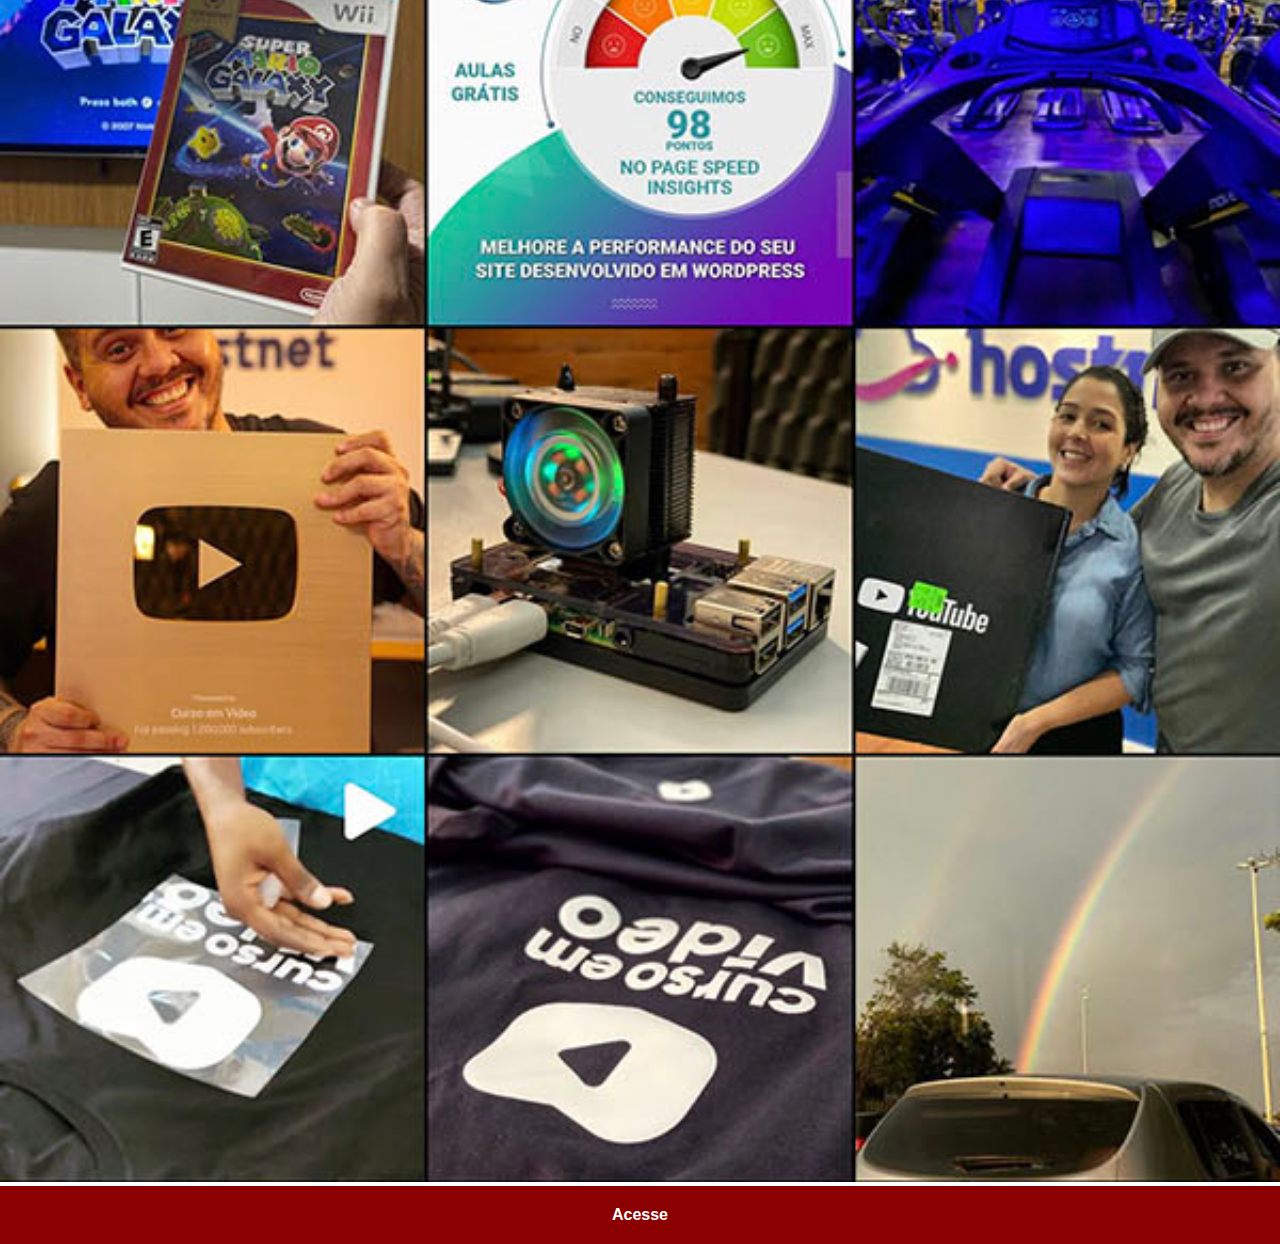
<file: instagram.html>
<!DOCTYPE html>
<html lang="pt-br">
<head>
  <meta charset="UTF-8">
  <meta http-equiv="X-UA-Compatible" content="IE=edge">
  <meta name="viewport" content="width=device-width, initial-scale=1.0">
  <link rel="stylesheet" href="estilo/style-tela.css">
  <title>instagram</title>
</head>
<body>
  <img src="imagens/tela-instagram.jpg" alt="instagram">
  <a href="https://instagram.com">Acesse</a>
</body>
</html>
</file>
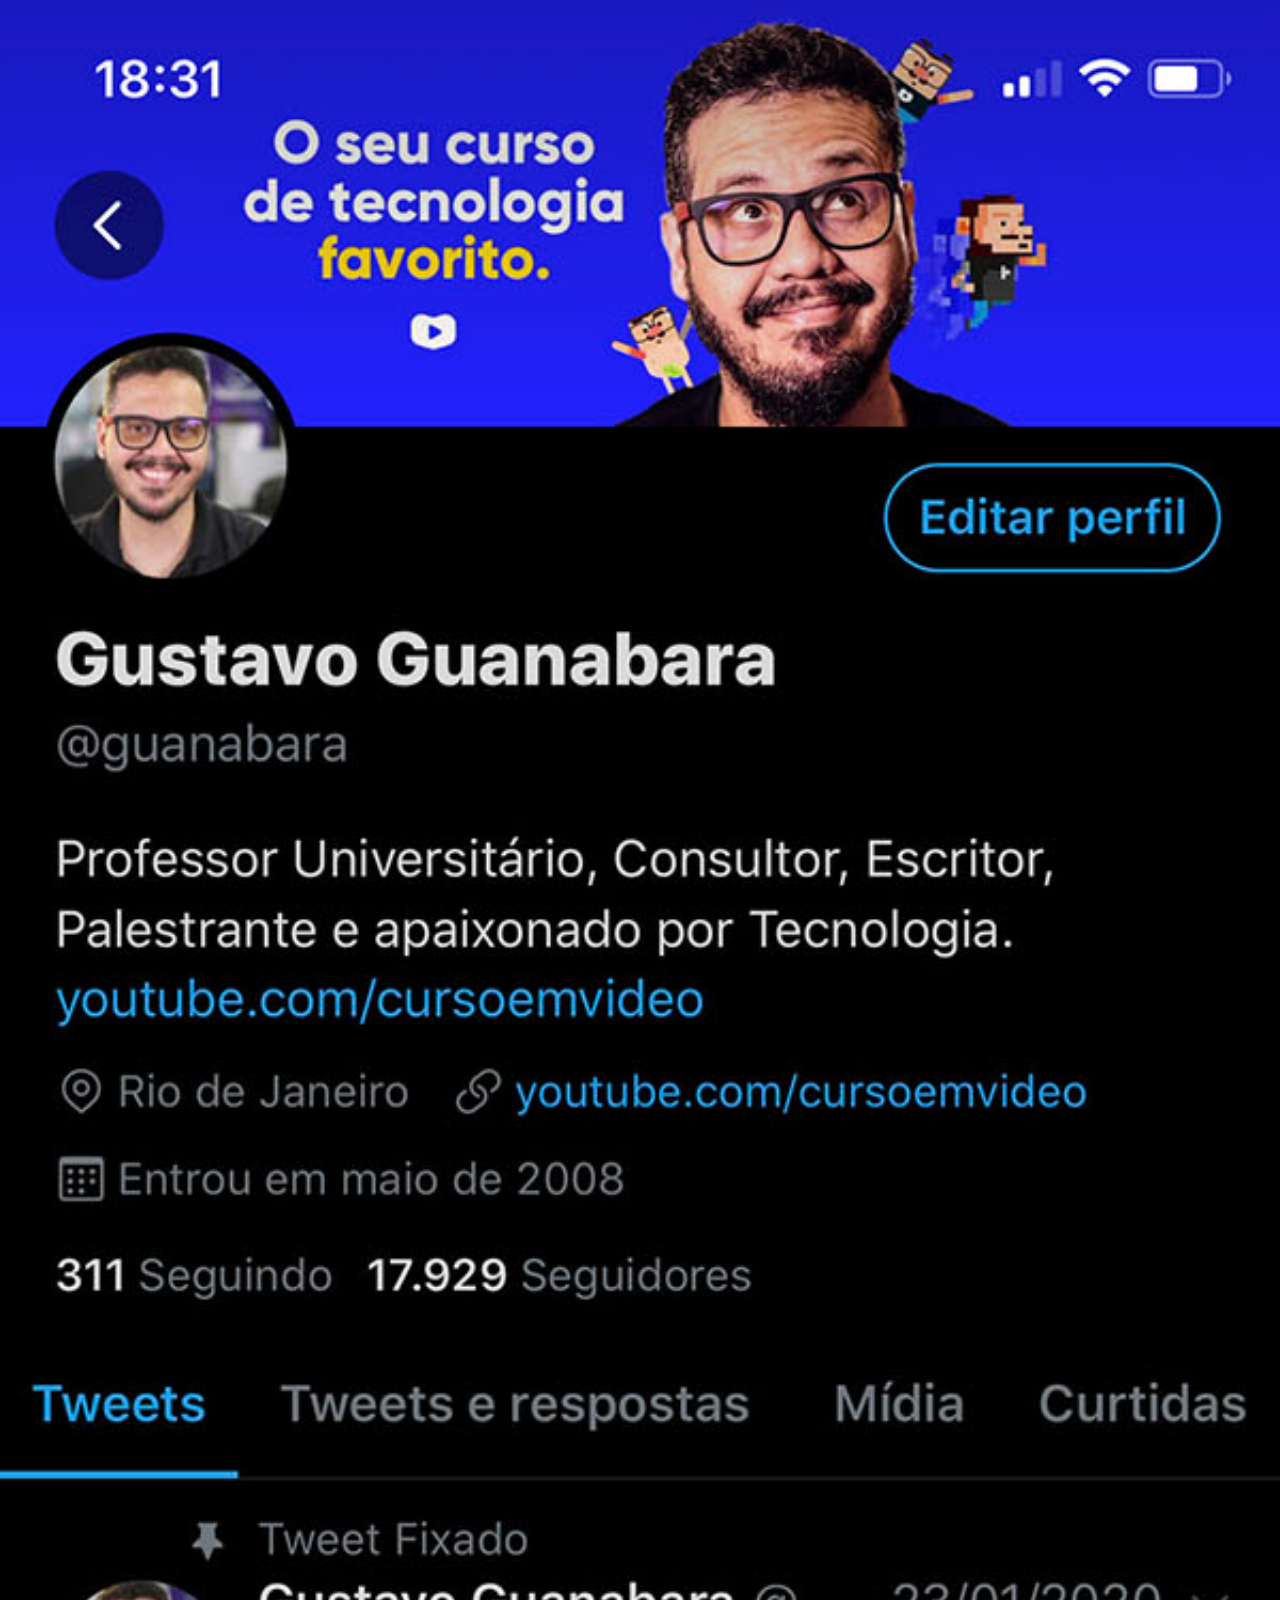
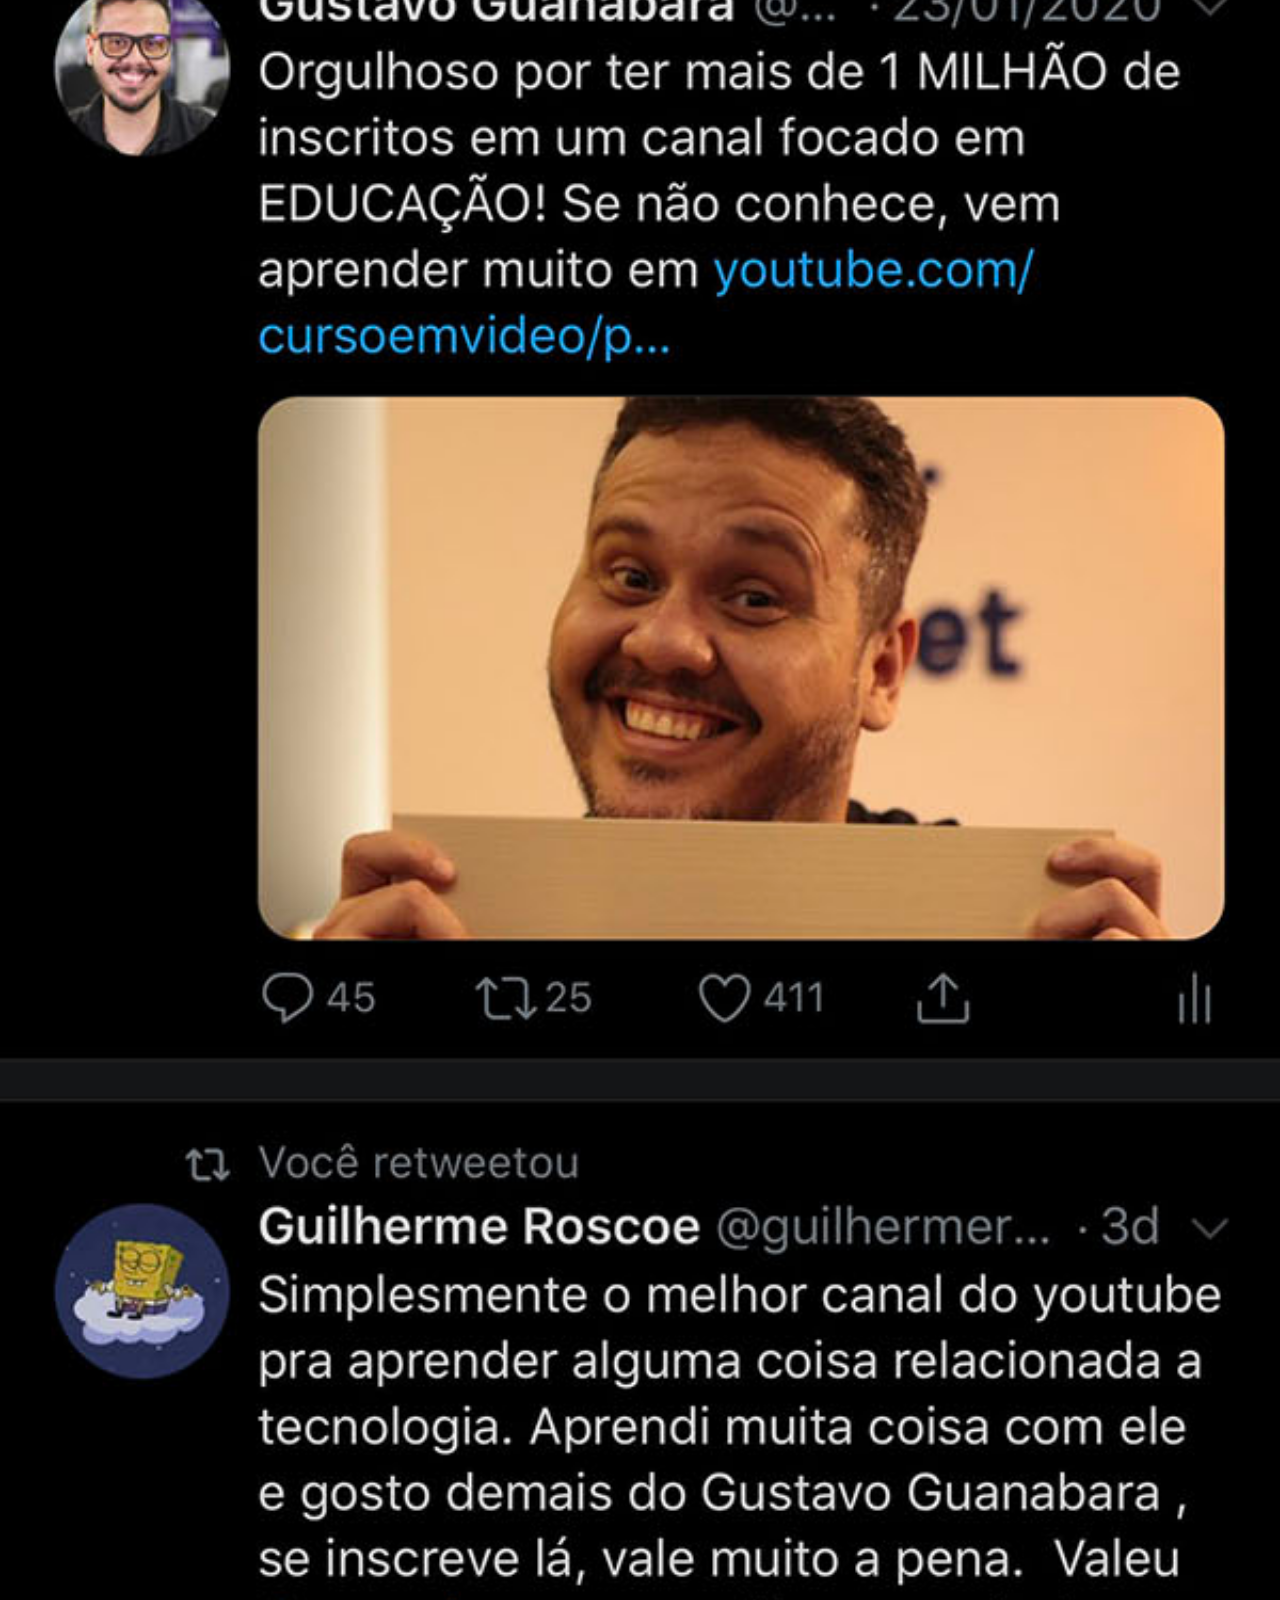
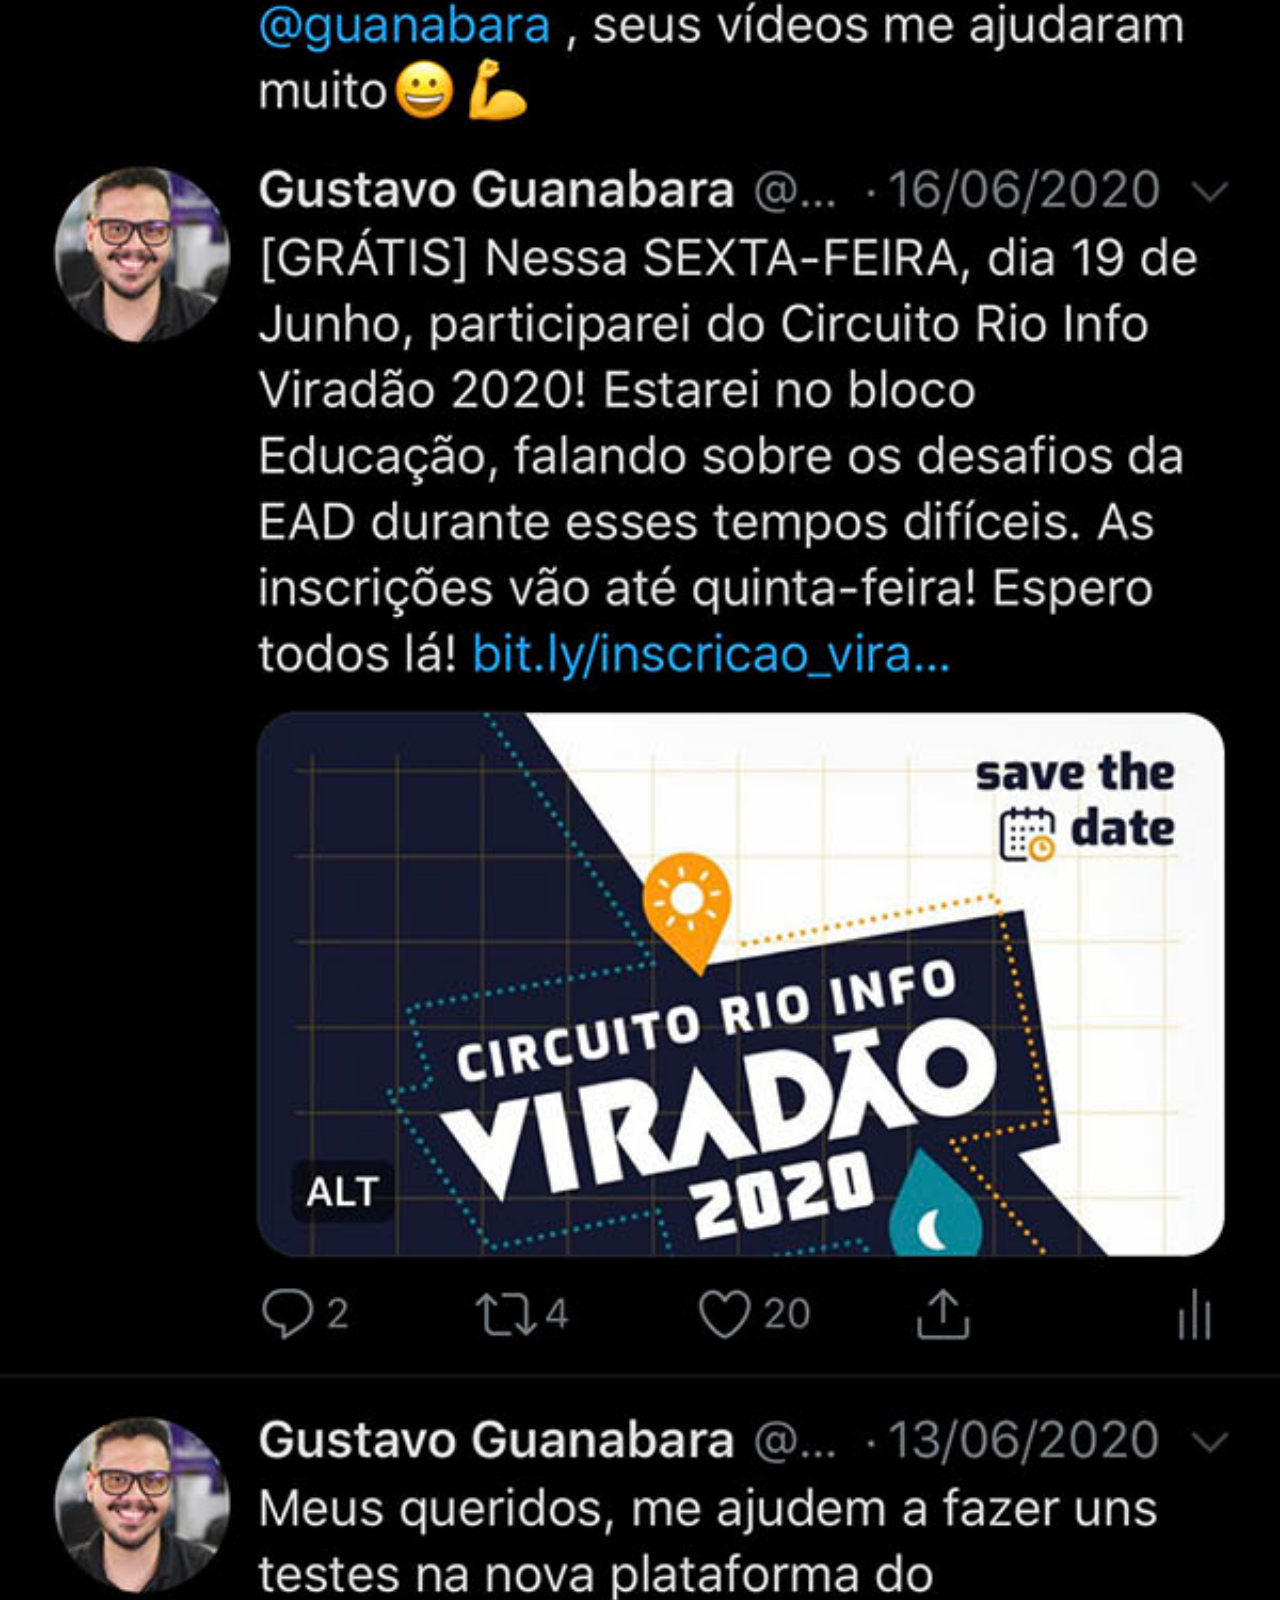
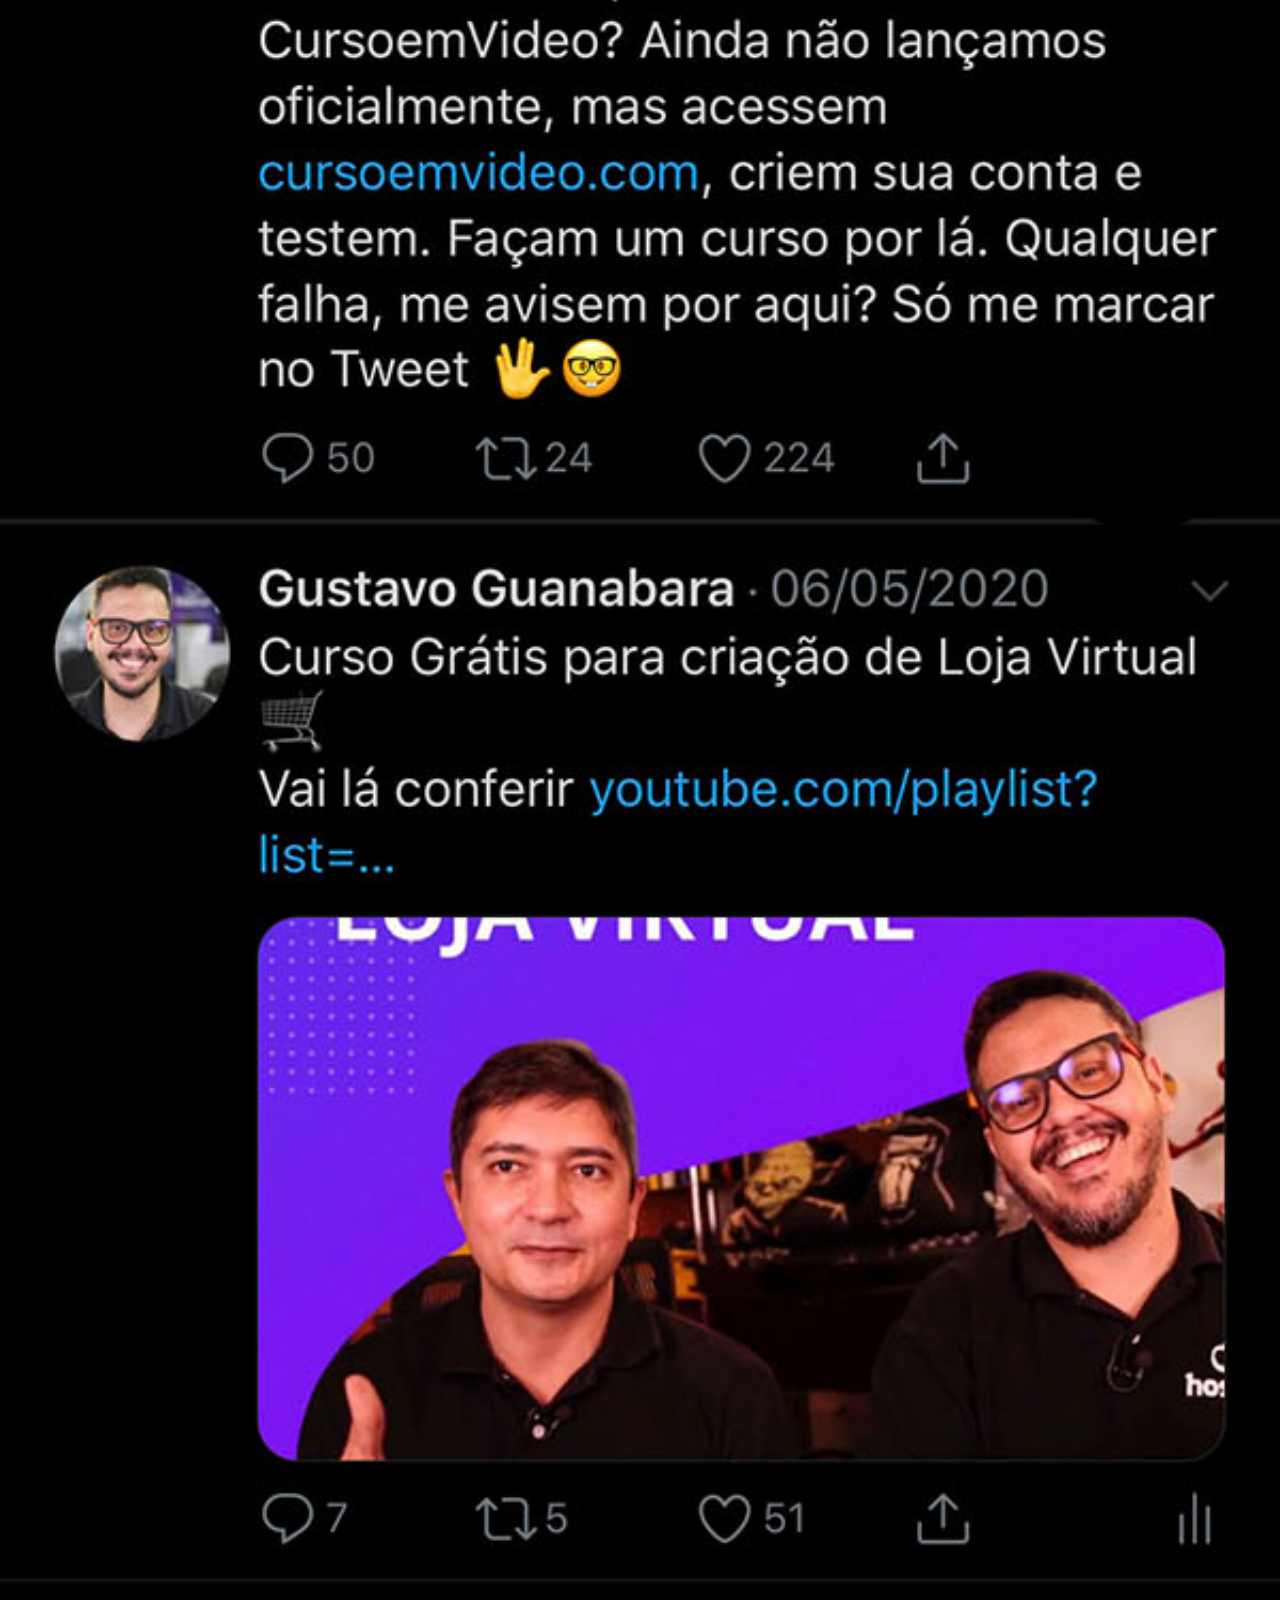
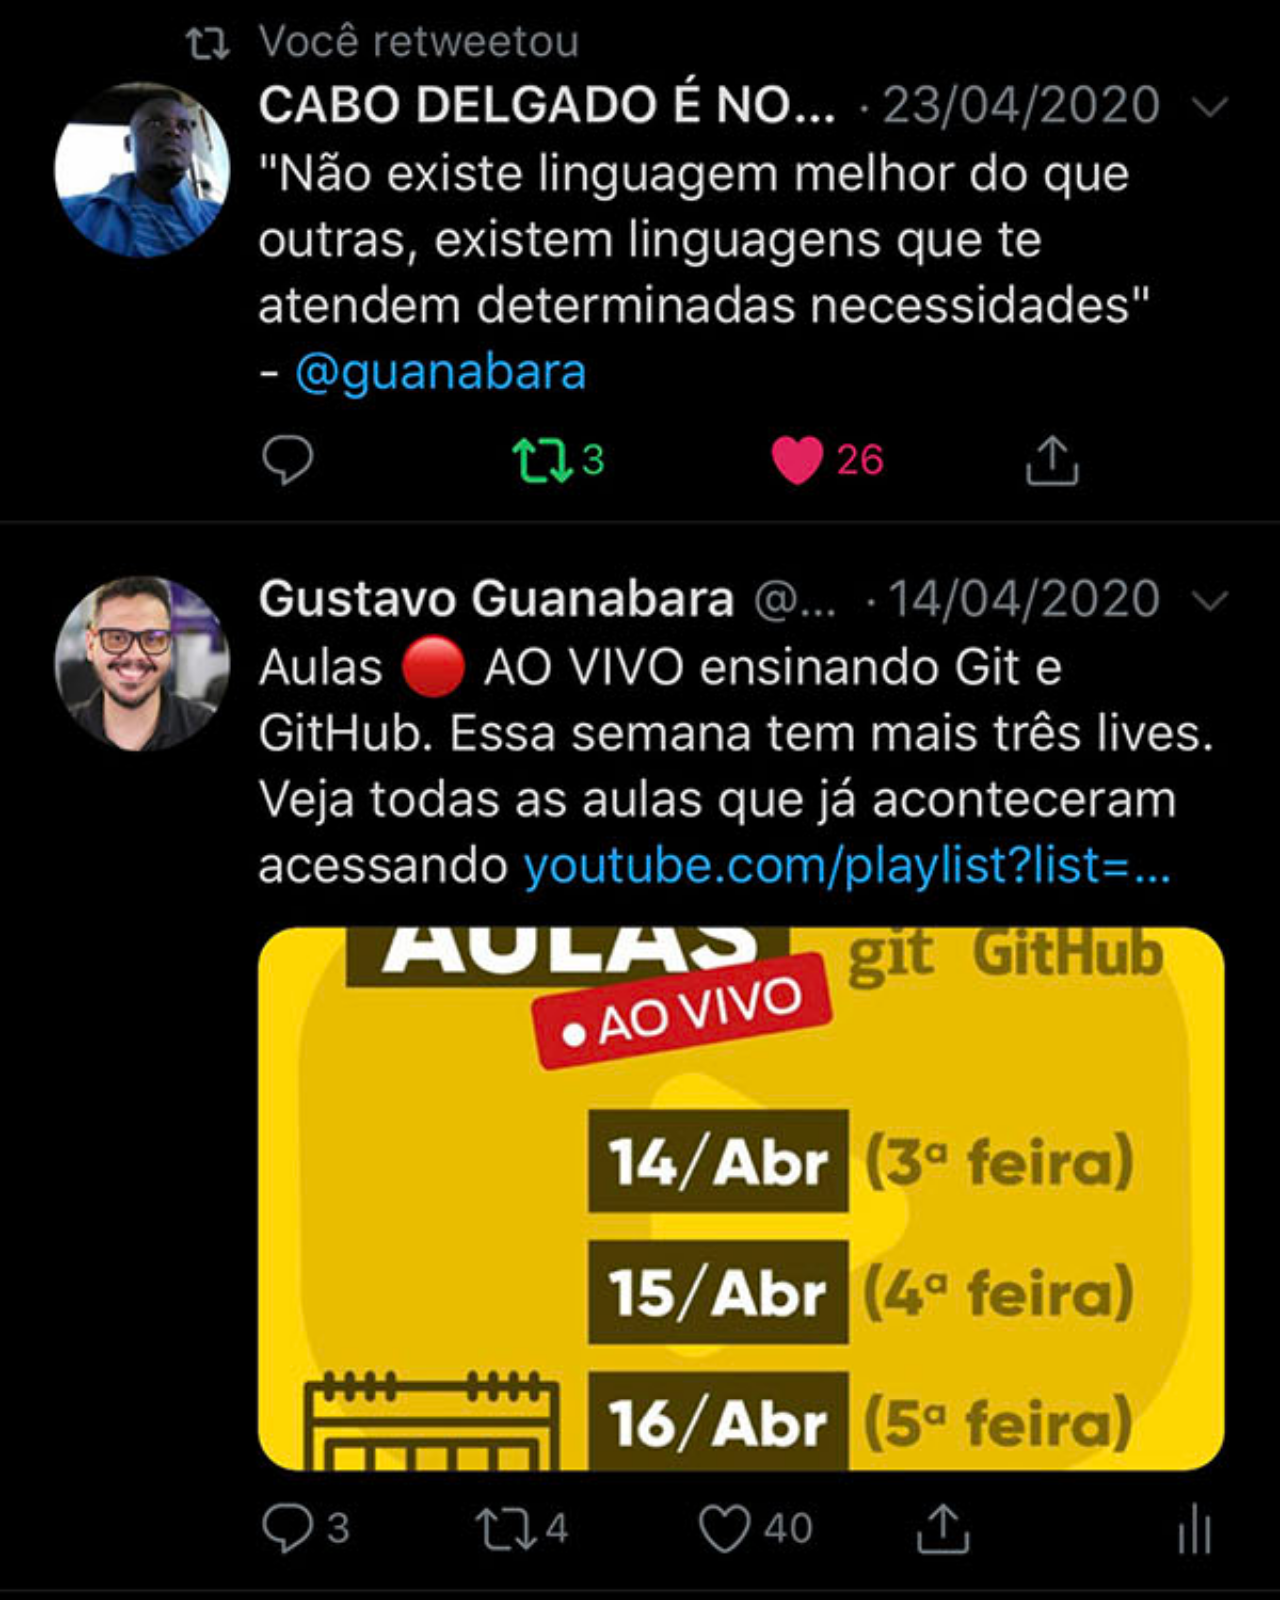
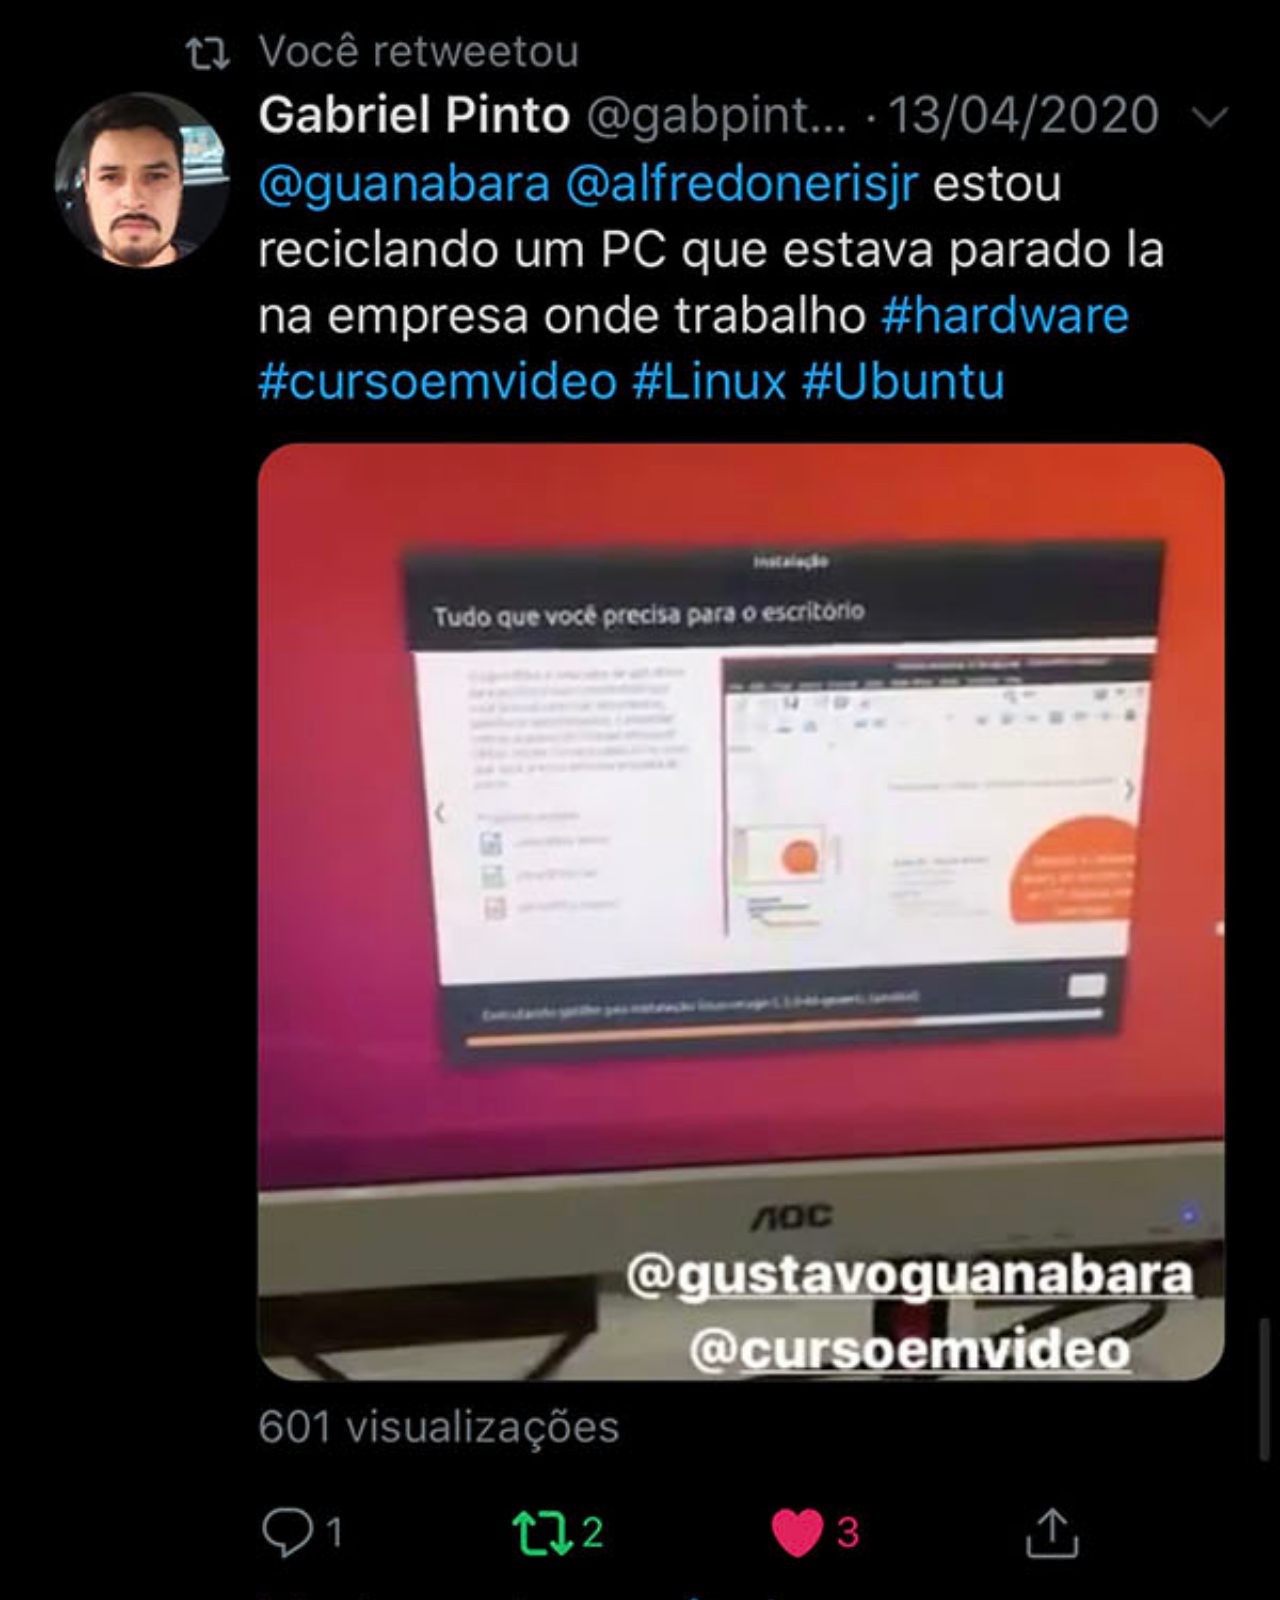
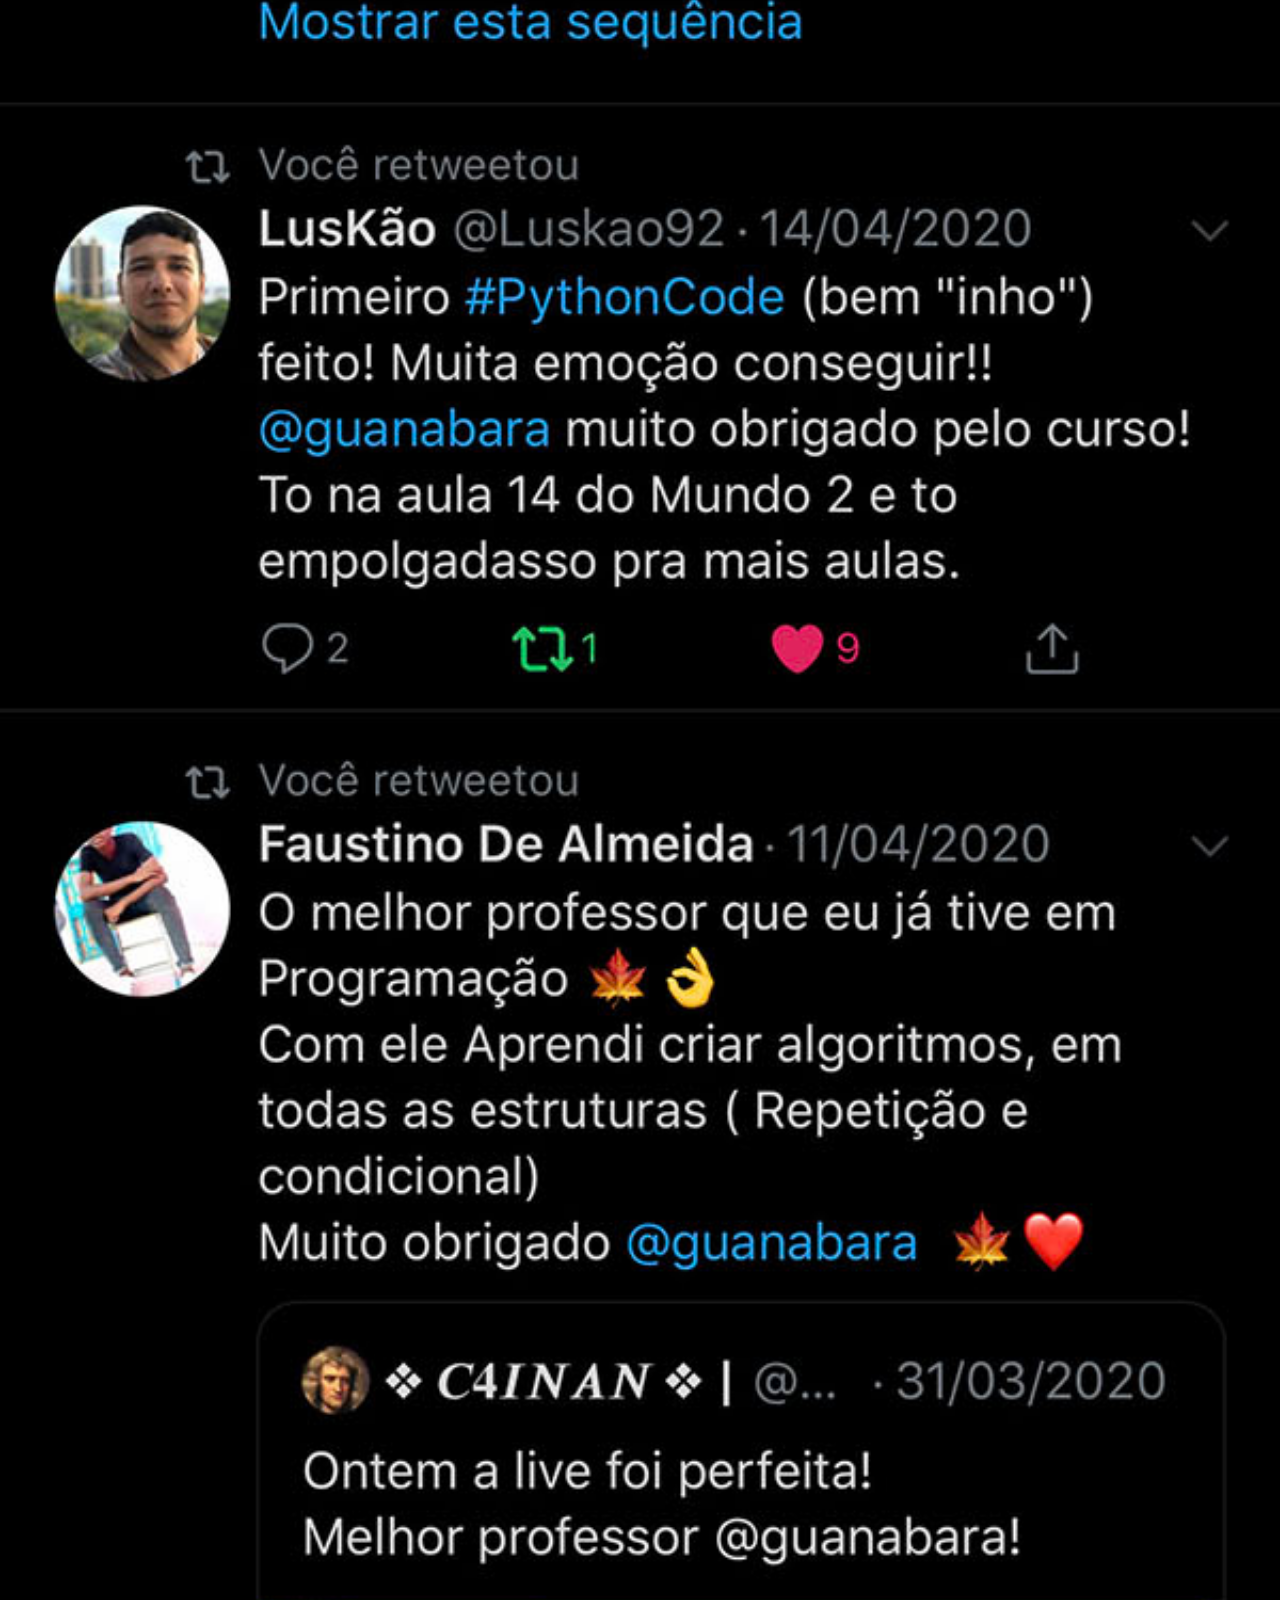
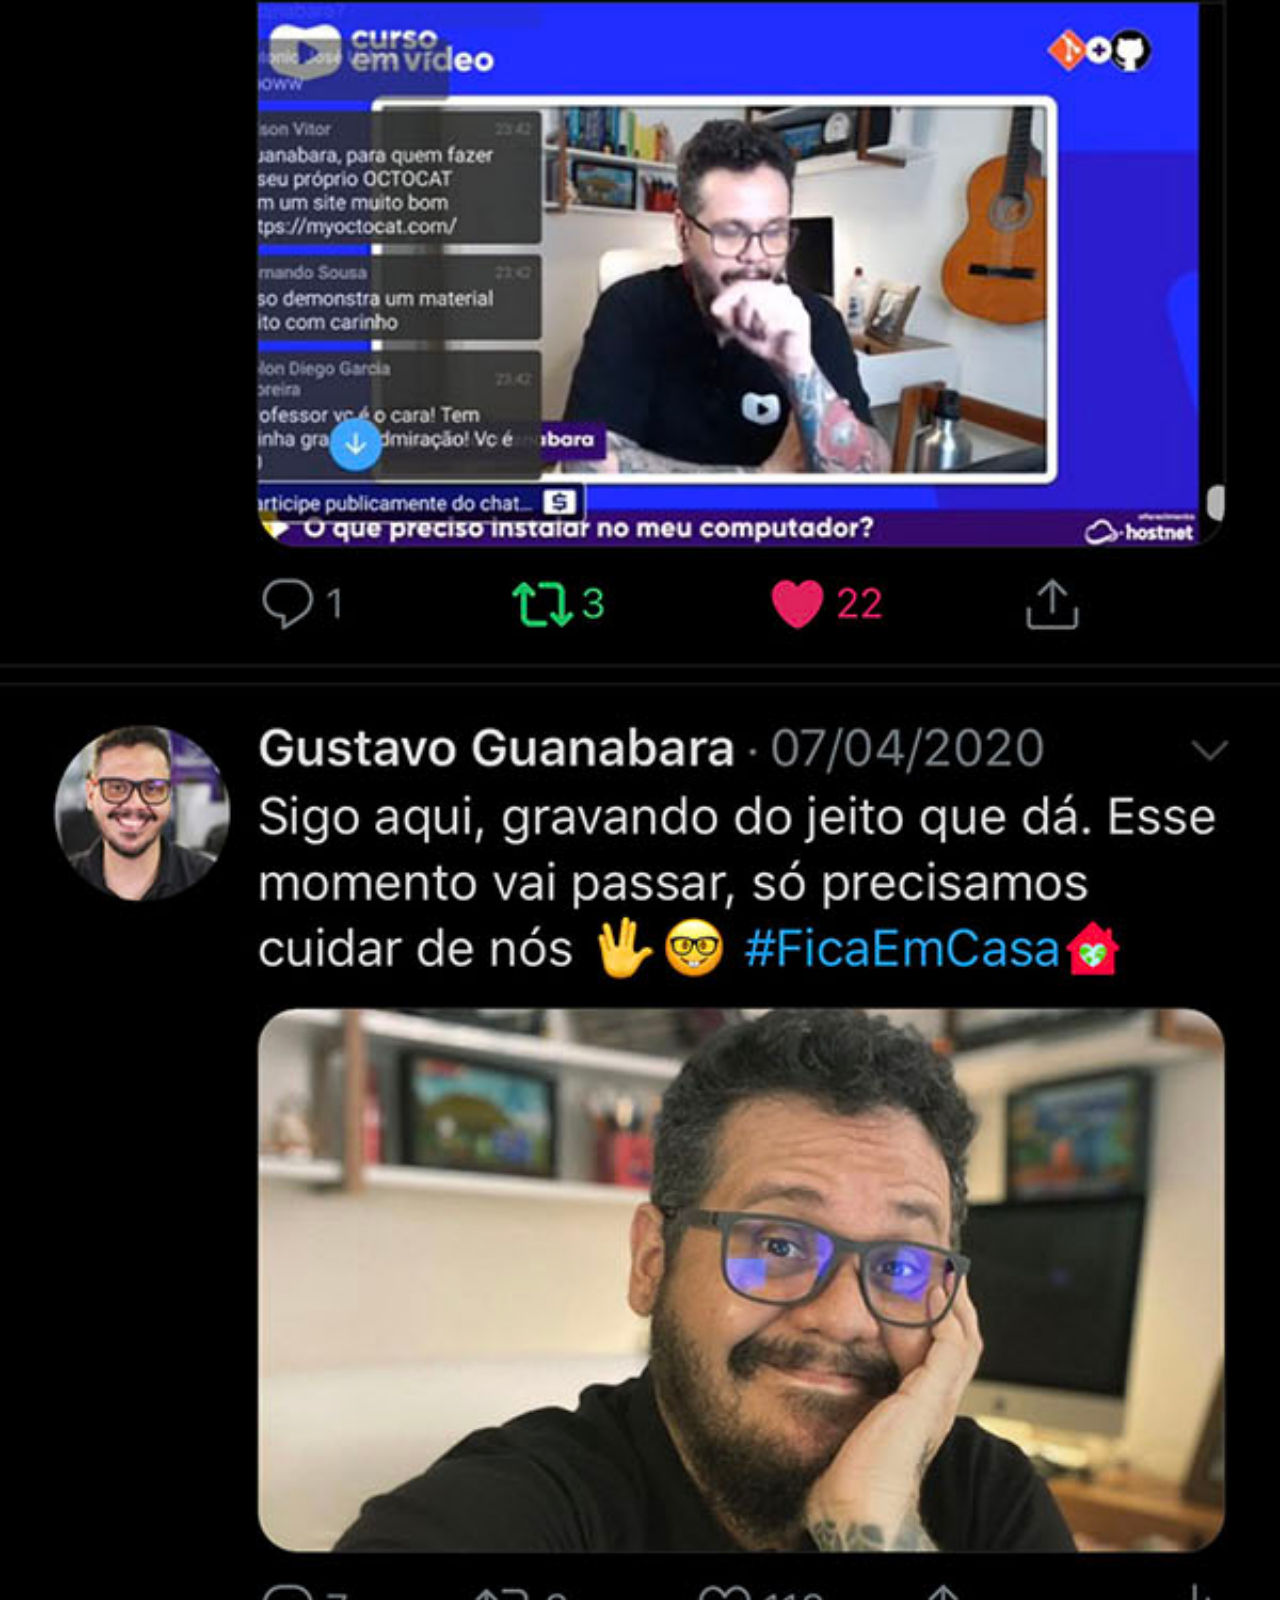
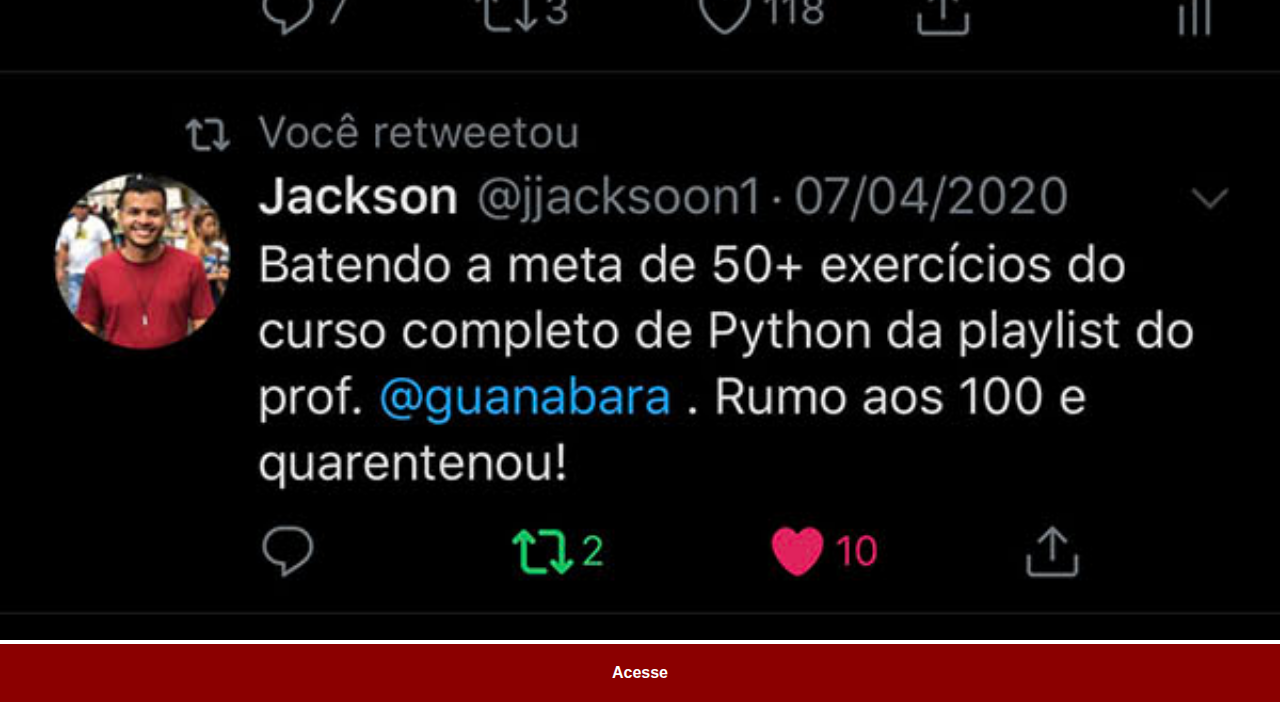
<file: twitter.html>
<!DOCTYPE html>
<html lang="pt-br">
<head>
  <meta charset="UTF-8">
  <meta http-equiv="X-UA-Compatible" content="IE=edge">
  <meta name="viewport" content="width=device-width, initial-scale=1.0">
  <link rel="stylesheet" href="estilo/style-tela.css">
  <title>twitter</title>
</head>
<body>
  <img src="imagens/tela-twitter.jpg" alt="twitter">
  <a href="https://twitter.com" target="_blank">Acesse</a>
</body>
</html>
</file>
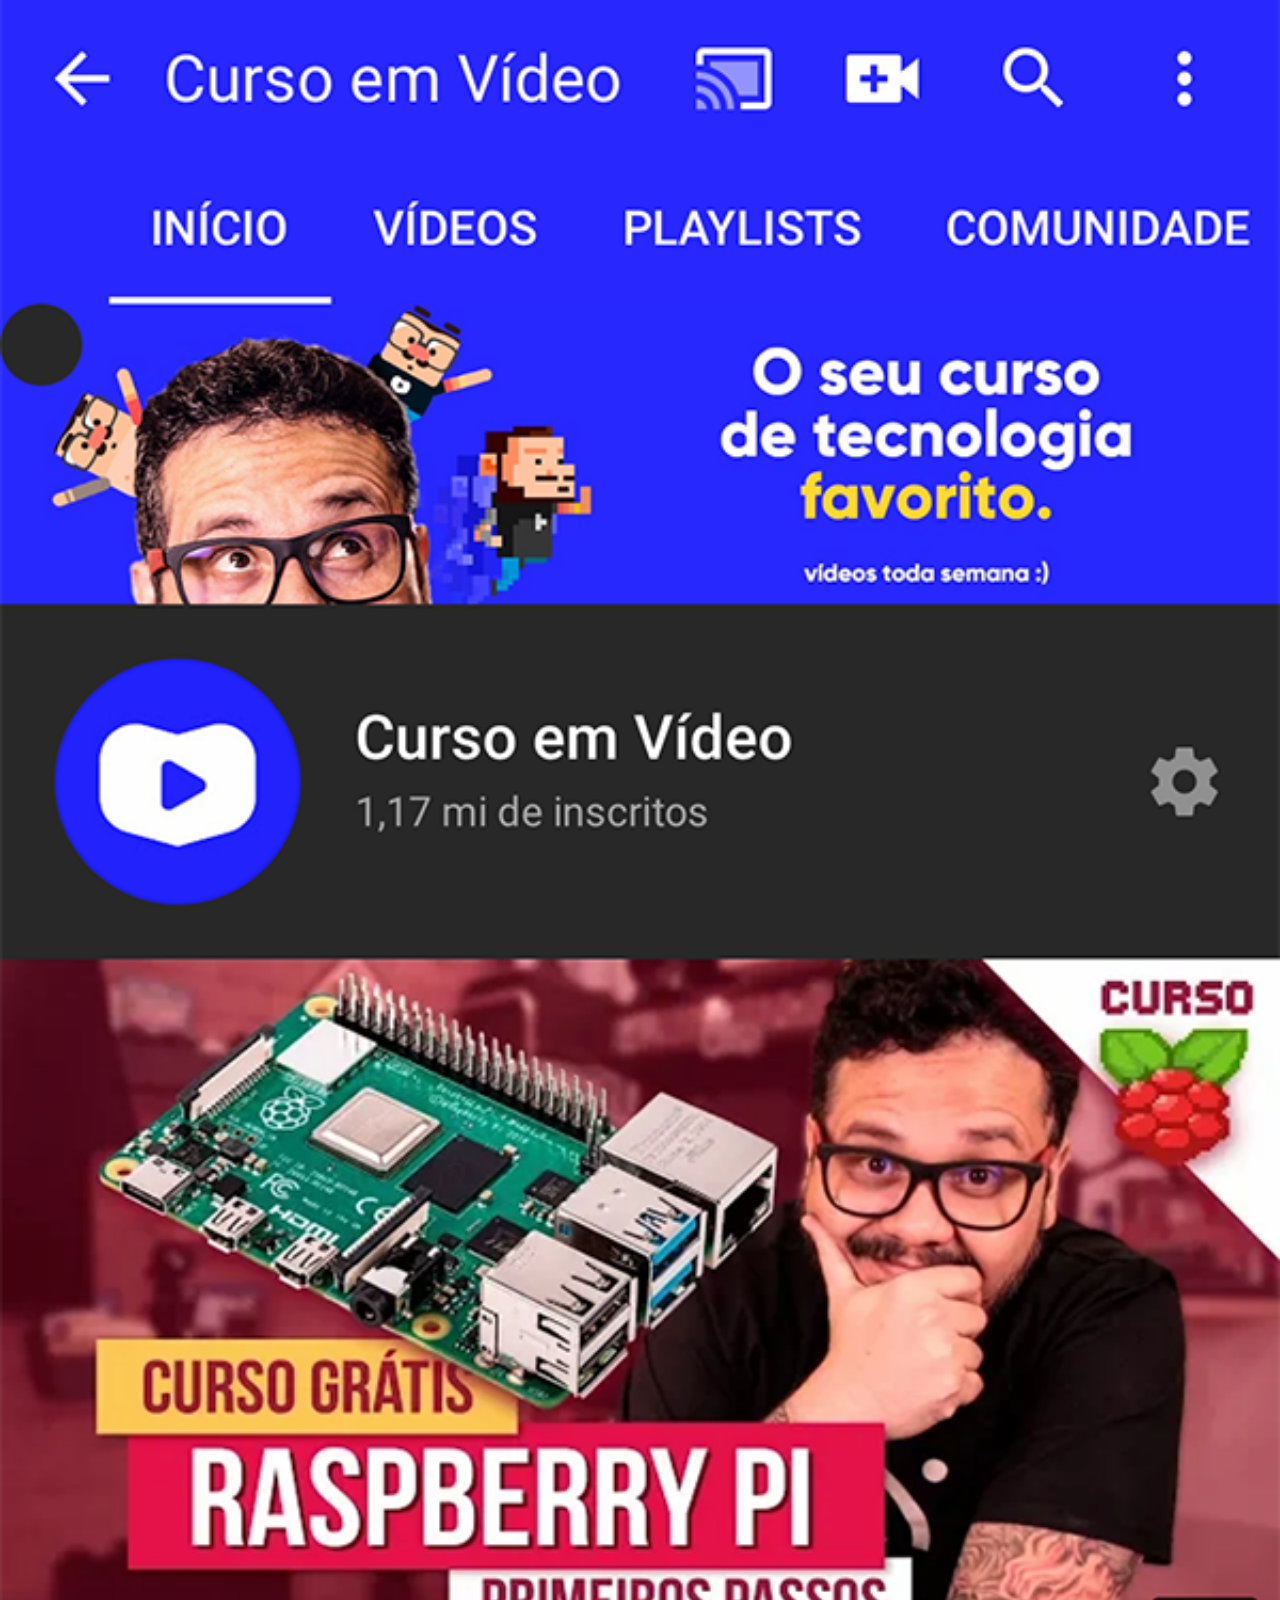
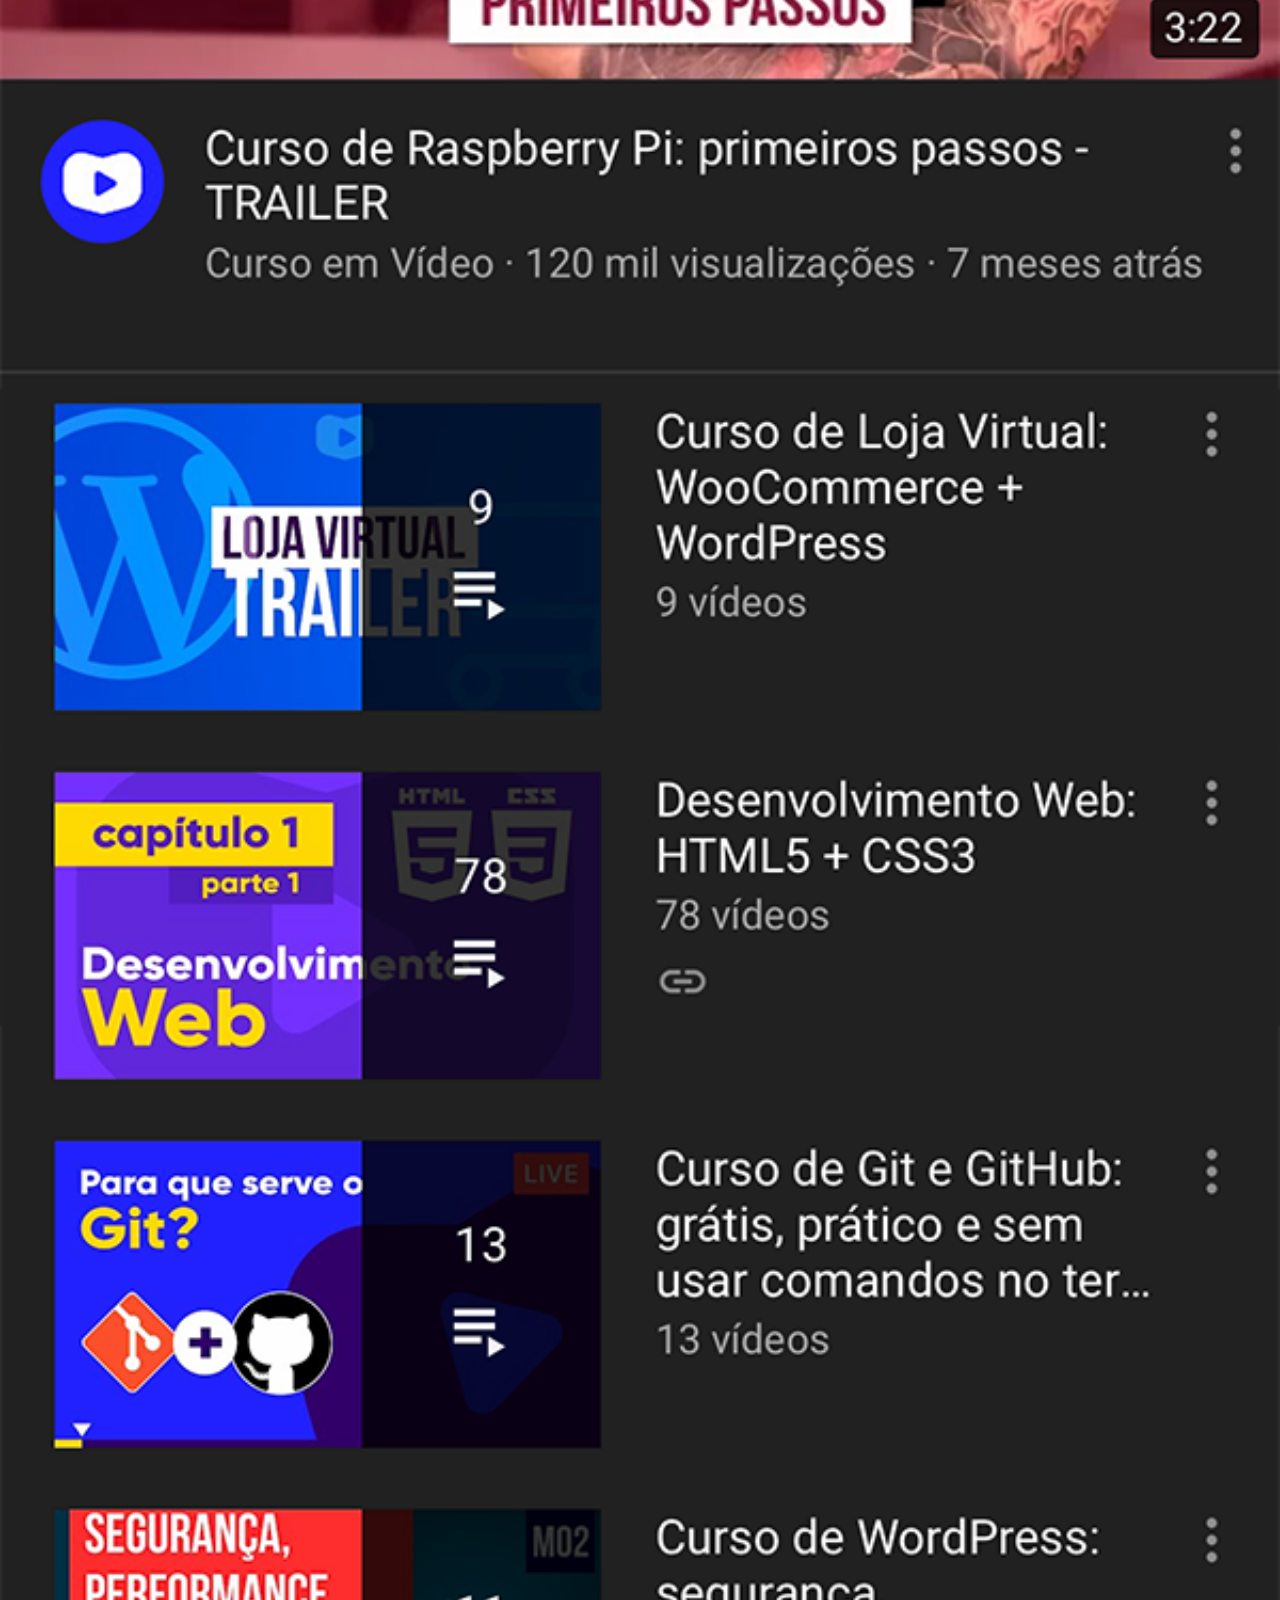
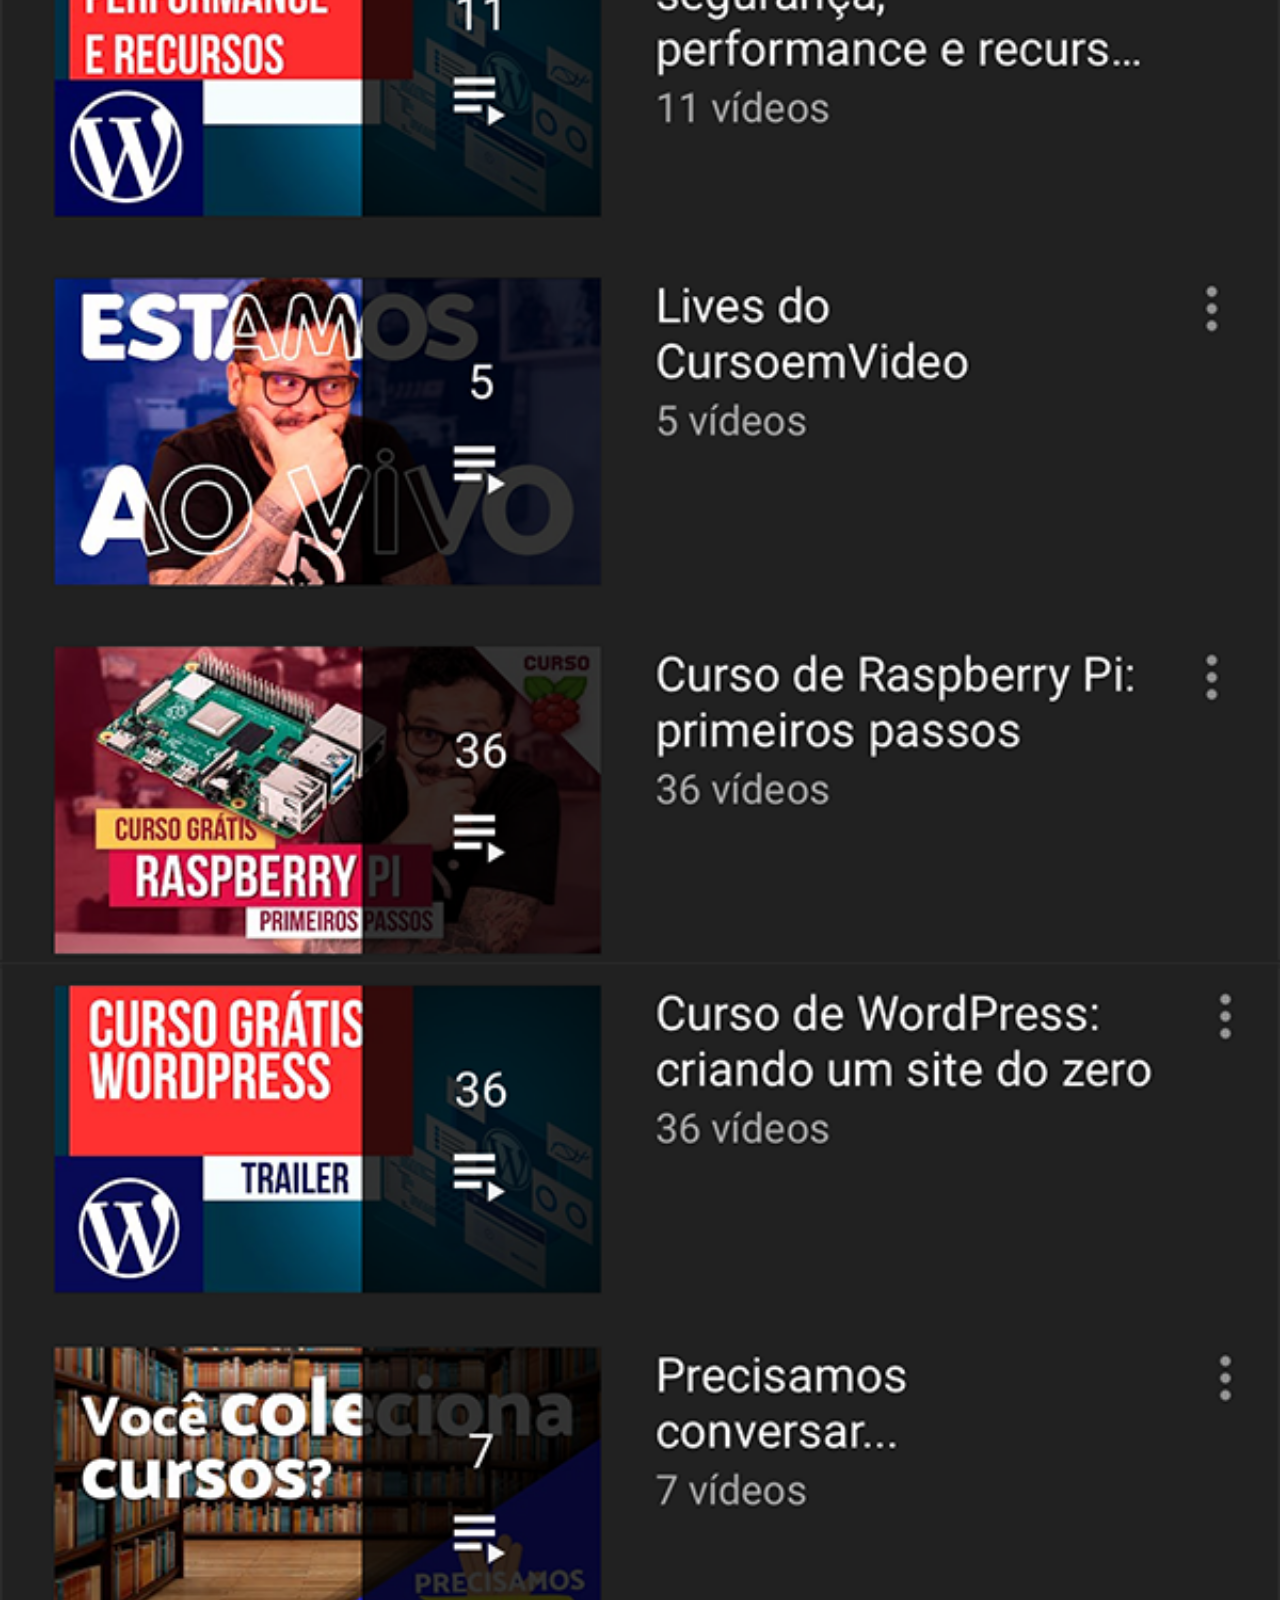
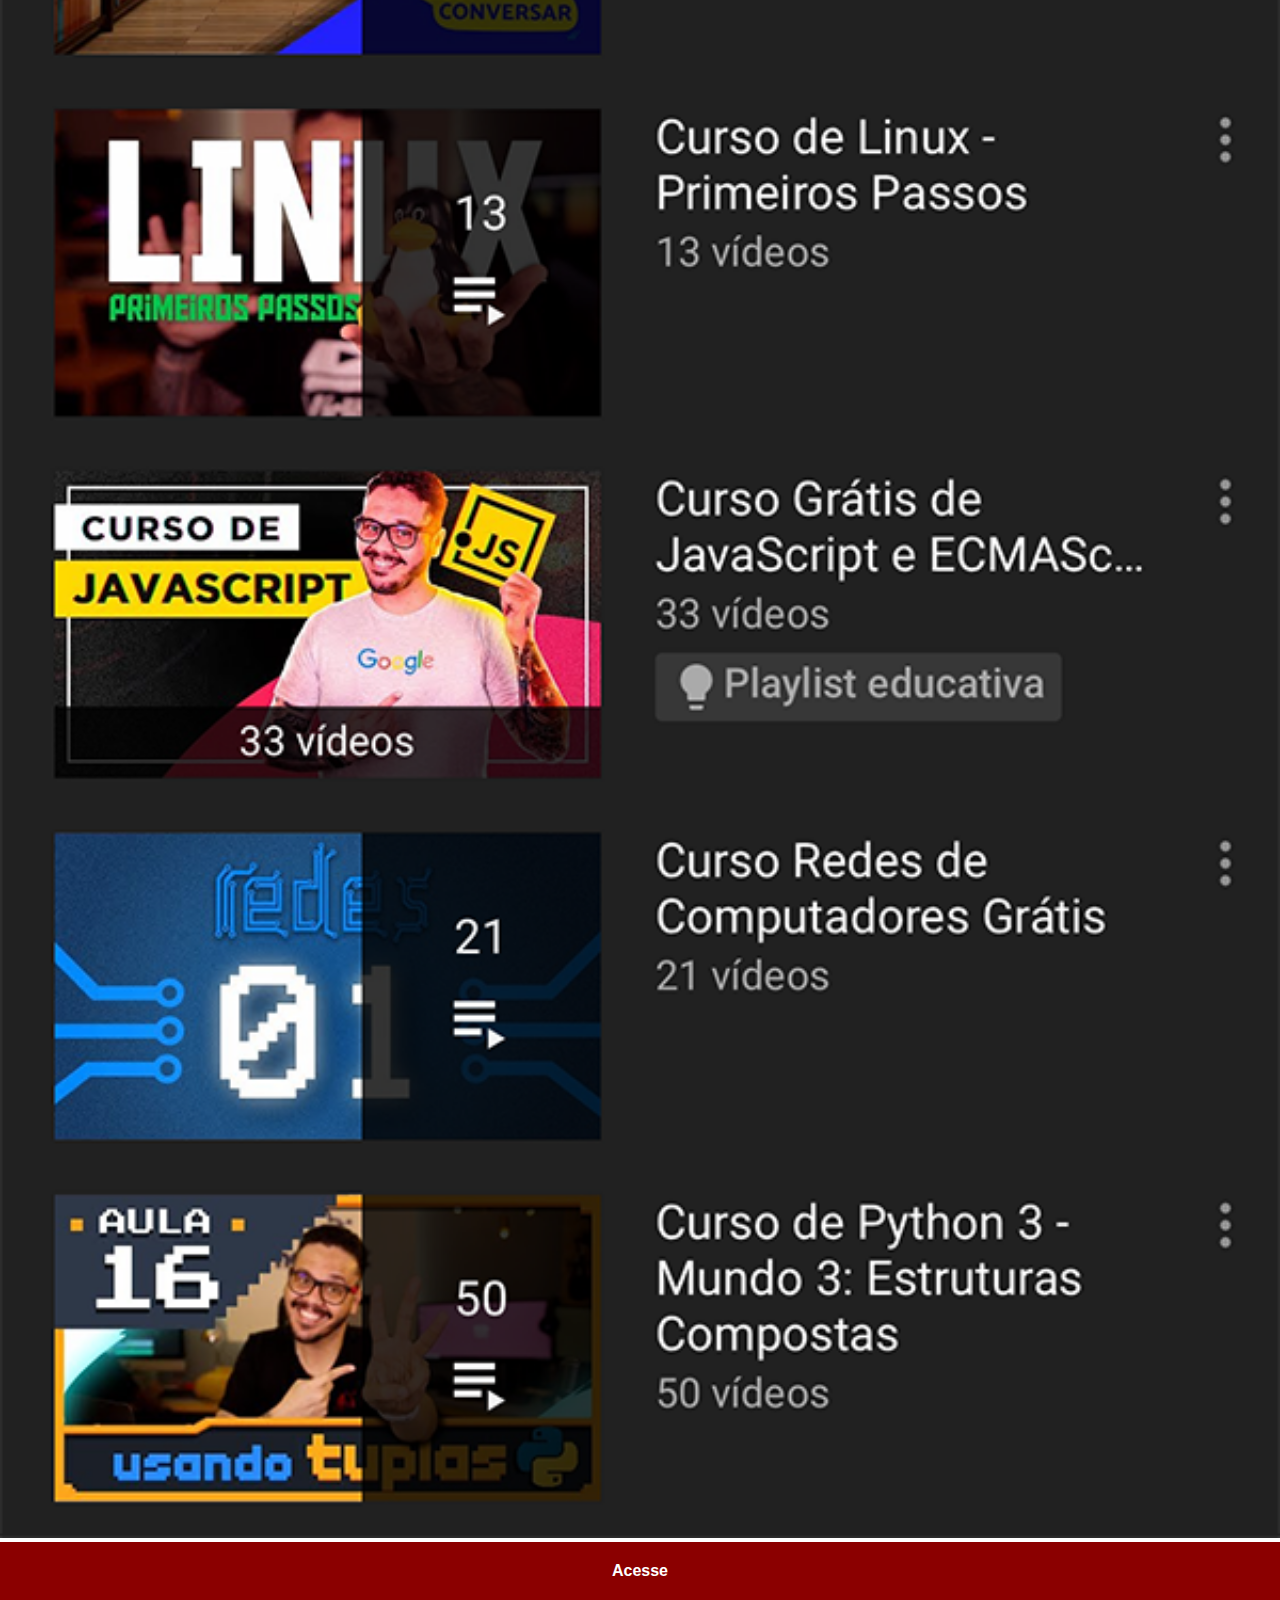
<file: youtube.html>
<!DOCTYPE html>
<html lang="pt-br">
<head>
  <meta charset="UTF-8">
  <meta http-equiv="X-UA-Compatible" content="IE=edge">
  <meta name="viewport" content="width=device-width, initial-scale=1.0">
  <link rel="stylesheet" href="estilo/style-tela.css">
  <title>youtube</title>
</head>
<body>
  <img src="imagens/tela-youtube.png" alt="youtube">
  <a href="https://youtube.com">Acesse</a>
</body>
</html>
</file>
<file: estilo/style.css>
@charset "UTF-8";
*{
  margin: 0px;
  padding: 0px;
  font-family: Arial, Helvetica, sans-serif;
}

html,body{
  height: 100vh;
  width: 100vw;
}

main{
  height: 100vh;
  position: relative;
}

body{
  background: url(../imagens/fundo-madeira.jpg) no-repeat top center;
  background-size: cover;
  background-attachment: fixed;
}

section#telefone{
  height: 627px;
  width: 311px;
  background-image: url(../imagens/frame-iphone.png);
  background-repeat: no-repeat;
  position: absolute;
  top: 50%;
  left: 50%;
  transform: translate(-50% , -50%);
}

iframe#tela{
  position: relative;
  top: 80px;
  left: 22px;
  width: 269px;
  height: 470px;
}

section#redes-sociais img{
width: 50px;
margin: 10px;
border-radius: 50%;
box-shadow: 2px 2px 5px black;
}

section#redes-sociais {
  text-align: right;
}
section#redes-sociais img:hover {
  border:  2px solid white;
  width: 55px;
  transition-duration: 0.2s;
}
</file>
<file: estilo/style-tela.css>
*{
  margin: 0px;
  padding: 0px;
  font-family: Arial, Helvetica, sans-serif;
}

::-webkit-scrollbar{
  width: 1px;
  height: 1px;
}

img{
  width: 100vw;
}

a {
  background-color: darkred;
  text-align: center;
  font-weight: bolder;
  text-decoration: none;
  display: block;
  color: white;
  padding: 20px;
}

a:hover {

}
</file>
